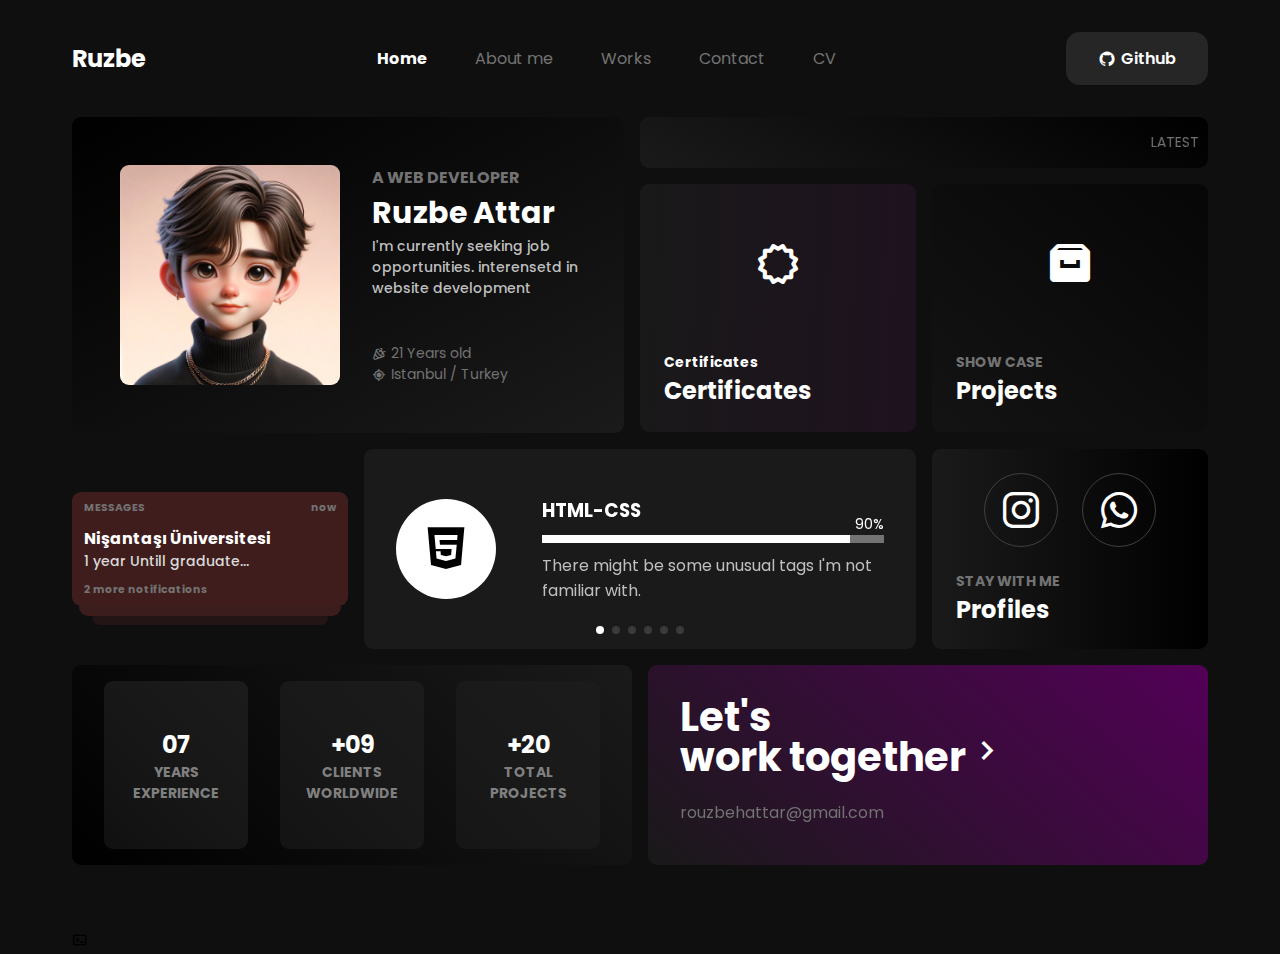
<file: index.html>
<!DOCTYPE html>
<html>

<head>
    <meta charset="UTF-8">
    <meta name="viewport" content="width=device-width, initial-scale=1.0">
    <title>Ruzbe</title>
    <link rel="stylesheet" href="styles.css">
    <link rel="icon" type="image/x-icon" href="/img/fav.png">

    <link href='https://unpkg.com/boxicons@2.1.4/css/boxicons.min.css' rel='stylesheet'>
    <script src="https://ajax.googleapis.com/ajax/libs/jquery/3.7.1/jquery.min.js"></script>
    <link rel="stylesheet" href="https://unpkg.com/swiper/swiper-bundle.min.css"/>
</head>

<body>
    <!-- header -->
    <div class="mobile_header-blur">
        <svg xmlns="http://www.w3.org/2000/svg" viewBox="0 0 200 200">
            <circle class="tap-1" cx="89.43" cy="64.48" r="19.46"/>
            <path class="hand-tap" d="M139.93,102.68,98.81,95.75V65.2A9.25,9.25,0,0,0,89.56,56h0a9.25,9.25,0,0,0-9.25,9.25v57.36L71,111.77c-3.61-3.61-8.44-3.89-13.08,0,0,0-7.24,5.84-3.83,9.25l34,34h42.63a9.25,9.25,0,0,0,9.07-7.43l6.82-34.09A9.28,9.28,0,0,0,139.93,102.68Z"/>
        </svg>
    </div>
    <div class="mobile_header">
        <ul>
            <i class='bx bx-x'></i>
            <li><a href="index.html" style="color: white;font-weight: bold;">Home</a></li>
            <li><a href="aboutme.html">About me</a></li>
            <li><a href="works/index.html">Works</a></li>
            <li><a href="contact.html">Contact</a></li>
            <li><a href="aboutme.html">CV</a></li>
        </ul>
    </div>
    <header>
        <h2><a href="index.html" style="text-decoration: none; color: white;">Ruzbe</a></h2>
        <ul>
            <li><a href="index.html" style="color: white;font-weight: bold;">Home</a></li>
            <li><a href="aboutme.html">About me</a></li>
            <li><a href="works/index.html">Works</a></li>
            <li><a href="contact.html">Contact</a></li>
            <li><a href="aboutme.html">CV</a></li>
        </ul>
        <a href="https://github.com/rtm200" target="_blank" class="talk"><i class='bx bxl-github'></i>Github</a>
        <i class='bx bx-menu burger'></i>
    </header>

    <!-- main -->
    <main>
        <section class="first">
            <div class="first_left">
                <img src="img/face.webp" width="220px" alt="">
                <div class="first_left_content">
                    <div>
                        <h4>A WEB DEVELOPER</h4>
                        <h2>Ruzbe Attar</h2>
                        <p>I'm currently seeking job opportunities. interensetd in website development</p>
                    </div>
                    <div style="display: flex; flex-direction: column;">
                        <span><i class='bx bx-party'></i> 21 Years old</span>
                        <span><i class='bx bx-current-location' ></i>Istanbul / Turkey</span>
                    </div>
                </div>
            </div>
            <div class="first_right">
                <div class="first_right_top">
                    <marquee behavior="scroll" direction="rtl"> LATEST WORK AND <span
                            style="color: white;">FEATURED</span></marquee>
                </div>
                <div class="first_right_flex">
                    <a href="certificates.html" class="first_right_flex_left">
                        <i class='bx bx-certification'></i>
                        <div>
                            <h5>Certificates</h5>
                            <h2>Certificates</h2>
                        </div>
                    </a>
                    <a href="works/index.html" class="first_right_flex_right">
                        <i class='bx bxs-archive'></i>
                        <div>
                            <h5>SHOW CASE</h5>
                            <h2>Projects</h2>
                        </div>
                    </a>
                </div>
            </div>
        </section>
        <section class="second">
            <div class="second_left">
                <div class="Message_box">
                    <div class="mb-header">
                        <h6>MESSAGES</h6>
                        <h6>now</h6>
                    </div>
                    <div class="mb-title">
                        <h5>Nişantaşı Üniversitesi</h5>
                        <h6>1 year Untill graduate...</h6>
                        <p>2 more notifications</p>
                    </div>
                    <span class="old_mb"></span>
                    <span class="old_mb2"></span>
                </div>
            </div>

            <div class="second_center">
                <div class="swiper">
                    <!-- Slides Wrapper -->
                    <div class="swiper-wrapper">
                        <div class="swiper-slide">
                            <div class="slider-container">
                                <div class="slider-container-left">
                                    <div class="slider-container-left-icon">
                                        <i class='bx bxl-html5'></i>
                                    </div>
                                </div>
                                <div class="slider-container-right">
                                    <h3>HTML-CSS</h3>
                                    <span class="html-skill"></span>
                                    <p>There might be some unusual tags I'm not familiar with.</p>
                                </div>
                            </div>
                        </div>
                        <div class="swiper-slide">
                            <div class="slider-container">
                                <div class="slider-container-left">
                                    <div class="slider-container-left-icon">
                                        <i class='bx bxl-javascript'></i>
                                    </div>
                                </div>
                                <div class="slider-container-right">
                                    <h3>JAVASCRIPT</h3>
                                    <span class="javascript-skill"></span>
                                    <p>It's a weird language, but I've got it under control.</p>
                                </div>
                            </div>
                        </div>
                        <div class="swiper-slide">
                            <div class="slider-container">
                                <div class="slider-container-left">
                                    <div class="slider-container-left-icon">
                                        <i class='bx bxl-react'></i>
                                    </div>
                                </div>
                                <div class="slider-container-right">
                                    <h3>REACT</h3>
                                    <span class="react-skill"></span>
                                    <p>Skilled in frontend, with Next.js experience for the backend.</p>
                                </div>
                            </div>
                        </div>
                        <div class="swiper-slide">
                            <div class="slider-container">
                                <div class="slider-container-left">
                                    <div class="slider-container-left-icon">
                                        <i class='bx bxl-php'></i>
                                    </div>
                                </div>
                                <div class="slider-container-right">
                                    <h3>PHP</h3>
                                    <span class="php-skill"></span>
                                    <p>I can handle anything in PHP.</p>
                                </div>
                            </div>
                        </div>
                        <div class="swiper-slide">
                            <div class="slider-container">
                                <div class="slider-container-left">
                                    <div class="slider-container-left-icon">
                                        <i class='bx bxl-python'></i>
                                    </div>
                                </div>
                                <div class="slider-container-right">
                                    <h3>PYTHON</h3>
                                    <span class="python-skill"></span>
                                    <p>Experienced in solving challenges and handling daily tasks.</p>
                                </div>
                            </div>
                        </div>
                        <div class="swiper-slide">
                            <div class="slider-container">
                                <div class="slider-container-left">
                                    <div class="slider-container-left-icon">
                                        <i class='bx bx-injection'></i>
                                    </div>
                                </div>
                                <div class="slider-container-right">
                                    <h3>WEB SECURITY</h3>
                                    <span class="hack-skill"></span>
                                    <p>I have the skills to ensure the system remains secure and intact.</p>
                                </div>
                            </div>
                        </div>
                    </div>
                    <!-- Pagination -->
                    <div class="swiper-pagination"></div>
                </div>
            </div>
            <div class="second_right">
                <div class="second_right_pages">
                    <a href="https://www.instagram.com/_rtm200/" target="_blank"><i class='bx bxl-instagram'></i></a>
                    <a href="https://wa.me/905349892256" target="_blank"><i class='bx bxl-whatsapp'></i></a>
                </div>
                <div class="second_right_content">
                    <h5>STAY WITH ME</h5>
                    <h2>Profiles</h2>
                </div>
            </div>
        </section>
        <section class="third">
            <div class="third_left">
                <div class="third_left-card">
                    <h2>07</h2>
                    <h4>YEARS <br> EXPERIENCE</h4>
                </div>
                <div class="third_left-card">
                    <h2>+09</h2>
                    <h4>CLIENTS <br> WORLDWIDE</h4>
                </div>
                <div class="third_left-card">
                    <h2>+20</h2>
                    <h4>TOTAL <br> PROJECTS</h4>
                </div>
            </div>
            <a href="contact.html" class="third_right">
                <h2>Let's <br> work <span style="color:white;">together</span><i class='bx bx-chevron-right'></i></h2>
                <span class="animate-charcter">rouzbehattar@gmail.com</span>
            </a>
        </section>
        <div class="terminalToggle" id="terminalToggle">
            <i class='bx bx-terminal' ></i>
        </div>
    </main>
</body>
<script src="https://unpkg.com/swiper/swiper-bundle.min.js"></script>
<script>
    const swiper = new Swiper('.swiper', {
        loop: true,
        pagination: {
            el: '.swiper-pagination',
            clickable: true,
        },
        autoplay: {
            delay: 5000,
            disableOnInteraction: true,
        },
        slidesPerView: 1,
        spaceBetween: 30,
    });
</script>
<script>
    //navbar
    $(document).ready(function () {
        $(".burger").click(function () {
            $(".mobile_header").toggle();
            $(".mobile_header-blur").toggle();
        });
        $(".bx-x").click(function () {
            $(".mobile_header").toggle();
            $(".mobile_header-blur").toggle();
        });
        $(".mobile_header-blur").click(function () {
            $(".mobile_header").toggle();
            $(".mobile_header-blur").toggle();
        });
        $(window).resize(function () {
            if (window.innerWidth > 1000) {
                $(".mobile_header").css("display", "none");
                $(".mobile_header-blur").css("display", "none");
            }
        });
    });
</script>

</html>
</file>
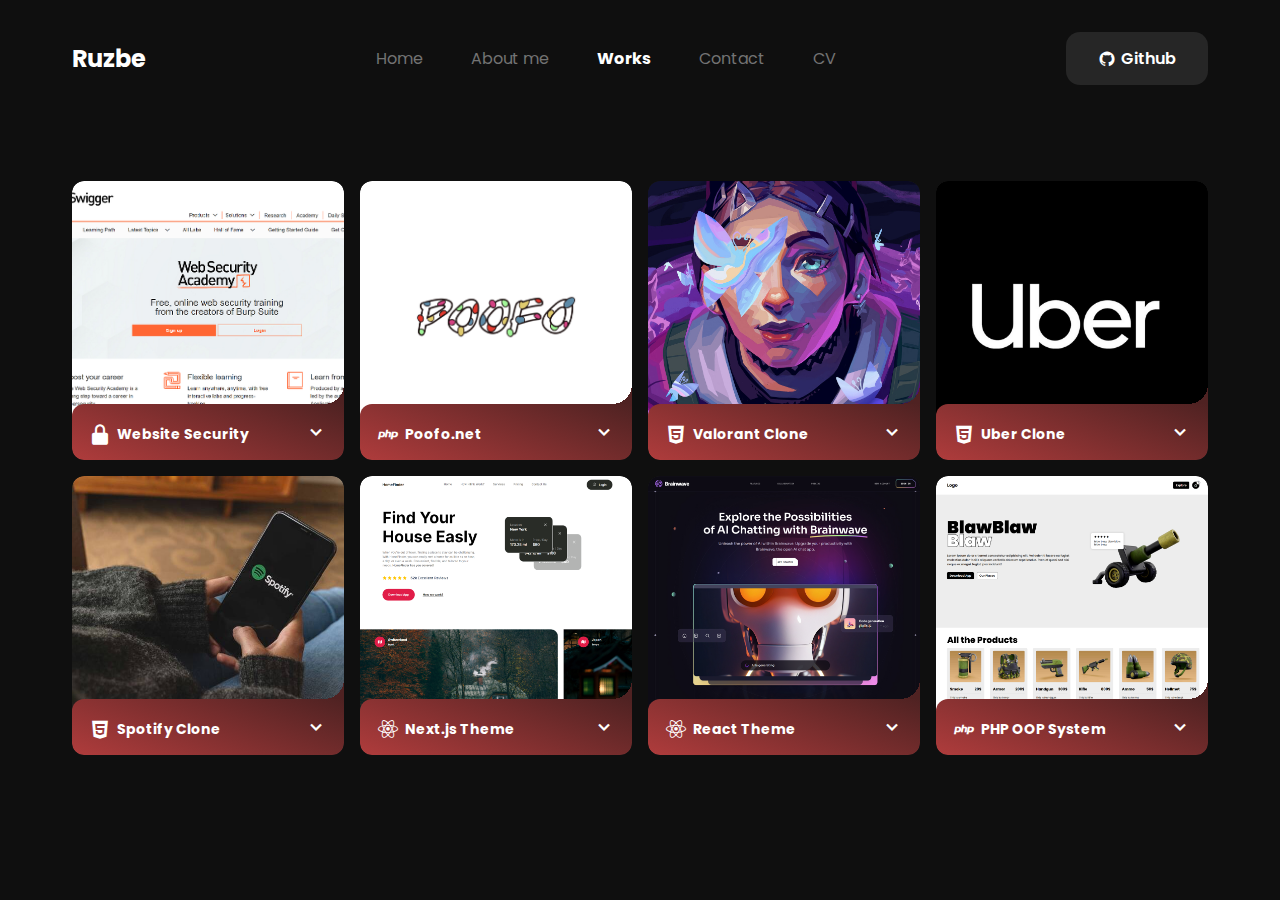
<file: works/index.html>
<!DOCTYPE html>
<html>

<head>
    <meta charset="UTF-8">
    <meta name="viewport" content="width=device-width, initial-scale=1.0">
    <title>Ruzbe</title>
    <link rel="stylesheet" href="styles.css">
    <link rel="icon" type="image/x-icon" href="/img/fav.png">

    <link href='https://unpkg.com/boxicons@2.1.4/css/boxicons.min.css' rel='stylesheet'>
    <script src="https://ajax.googleapis.com/ajax/libs/jquery/3.7.1/jquery.min.js"></script>
</head>

<body>
    <!-- header -->
    <div class="mobile_header-blur"></div>
    <div class="mobile_header">
        <ul>
            <i class='bx bx-x'></i>
            <li><a href="../index.html">Home</a></li>
            <li><a href="../aboutme.html">About me</a></li>
            <li><a href="works/index.html" style="color: white;font-weight: bold;">Works</a></li>
            <li><a href="../contact.html">Contact</a></li>
            <li><a href="../aboutme.html">CV</a></li>
        </ul>
    </div>
    <header>
        <h2><a href="../index.html" style="text-decoration: none; color: white;">Ruzbe</a></h2>
        <ul>
            <li><a href="../index.html">Home</a></li>
            <li><a href="../aboutme.html">About me</a></li>
            <li><a href="works/index.html" style="color: white;font-weight: bold;">Works</a></li>
            <li><a href="../contact.html">Contact</a></li>
            <li><a href="../aboutme.html">CV</a></li>
        </ul>
        <a href="https://github.com/rtm200" target="_blank" class="talk"><i class='bx bxl-github'></i>Github</a>
        <i class='bx bx-menu burger'></i>
    </header>

    <!-- main -->
    <main>
        <a href="webSecurity/index.html" class="card">
            <div class="imageBox">
                <img src="../img/3.png">
            </div>
            <div class="card_content">
                <span class="curve"></span>
                <div class="thumbnail">
                    <div class="thumbnail left">
                        <i class='bx bxs-lock-alt'></i>
                        <h6>Website Security</h6>
                    </div>
                    <div class="right">
                        <i class='bx bx-chevron-down'></i>
                    </div>
                </div>
                <div class="fadeIn">
                    <span class="fadeIn_text">Difficulty: <i class='bx bxs-star' ></i><i class='bx bxs-star' ></i><i class='bx bxs-star' ></i></span>
                </div>
            </div>
        </a>
        <a href="https://www.poofo.net/" target="_blank" class="card">
            <div class="imageBox">
                <img src="../img/1.jpg">
            </div>
            <div class="card_content">
                <span class="curve"></span>
                <div class="thumbnail">
                    <div class="thumbnail left">
                        <i class='bx bxl-php'></i>
                        <h6>Poofo.net</h6>
                    </div>
                    <div class="right">
                        <i class='bx bx-chevron-down'></i>
                    </div>
                </div>
                <div class="fadeIn">
                    <span class="fadeIn_text">Difficulty: <i class='bx bxs-star'></i><i class='bx bxs-star-half' ></i><i class='bx bx-star'></i></span>
                </div>
            </div>
        </a>
        <a href="http://rtm200.github.io/valorant-website-clone/" target="_blank" class="card">
            <div class="imageBox">
                <img src="../img/2.jpg">
            </div>
            <div class="card_content">
                <span class="curve"></span>
                <div class="thumbnail">
                    <div class="thumbnail left">
                        <i class='bx bxl-html5'></i>
                        <h6>Valorant Clone</h6>
                    </div>
                    <div class="right">
                        <i class='bx bx-chevron-down'></i>
                    </div>
                </div>
                <div class="fadeIn">
                    <span class="fadeIn_text">Difficulty: <i class='bx bxs-star'></i><i class='bx bx-star' ></i><i class='bx bx-star'></i></span>
                </div>
            </div>
        </a>
        <a href="http://rtm200.github.io/uber-clone/" target="_blank" class="card">
            <div class="imageBox">
                <img src="../img/uber.jpg">
            </div>
            <div class="card_content">
                <span class="curve"></span>
                <div class="thumbnail">
                    <div class="thumbnail left">
                        <i class='bx bxl-html5'></i>
                        <h6>Uber Clone</h6>
                    </div>
                    <div class="right">
                        <i class='bx bx-chevron-down'></i>
                    </div>
                </div>
                <div class="fadeIn">
                    <span class="fadeIn_text">Difficulty: <i class='bx bxs-star'></i><i class='bx bx-star'></i><i class='bx bx-star'></i></span>
                </div>
            </div>
        </a>
        <a href="http://rtm200.github.io/spotify-clone/" target="_blank" class="card">
            <div class="imageBox">
                <img src="../img/spotify.jpg">
            </div>
            <div class="card_content">
                <span class="curve"></span>
                <div class="thumbnail">
                    <div class="thumbnail left">
                        <i class='bx bxl-html5'></i>
                        <h6>Spotify Clone</h6>
                    </div>
                    <div class="right">
                        <i class='bx bx-chevron-down'></i>
                    </div>
                </div>
                <div class="fadeIn">
                    <span class="fadeIn_text">Difficulty: <i class='bx bxs-star'></i><i class='bx bx-star'></i><i class='bx bx-star'></i></span>
                </div>
            </div>
        </a>
        <a href="https://github.com/rtm200/nextjs-theme" target="_blank" class="card">
            <div class="imageBox">
                <img src="../img/react.png">
            </div>
            <div class="card_content">
                <span class="curve"></span>
                <div class="thumbnail">
                    <div class="thumbnail left">
                        <i class='bx bxl-react'></i>
                        <h6>Next.js Theme</h6>
                    </div>
                    <div class="right">
                        <i class='bx bx-chevron-down'></i>
                    </div>
                </div>
                <div class="fadeIn">
                    <span class="fadeIn_text">Difficulty: <i class='bx bxs-star'></i><i class='bx bxs-star'></i><i class='bx bx-star'></i></span>
                </div>
            </div>
        </a>
        <a href="https://github.com/rtm200/React_ui" target="_blank" class="card">
            <div class="imageBox">
                <img src="../img/next.png">
            </div>
            <div class="card_content">
                <span class="curve"></span>
                <div class="thumbnail">
                    <div class="thumbnail left">
                        <i class='bx bxl-react'></i>
                        <h6>React Theme</h6>
                    </div>
                    <div class="right">
                        <i class='bx bx-chevron-down'></i>
                    </div>
                </div>
                <div class="fadeIn">
                    <span class="fadeIn_text">Difficulty: <i class='bx bxs-star'></i><i class='bx bxs-star'></i><i class='bx bx-star'></i></span>
                </div>
            </div>
        </a>
        <a href="php/index.html" target="_blank" class="card">
            <div class="imageBox">
                <img src="../img/shop.png">
            </div>
            <div class="card_content">
                <span class="curve"></span>
                <div class="thumbnail">
                    <div class="thumbnail left">
                        <i class='bx bxl-php'></i>
                        <h6>PHP OOP System</h6>
                    </div>
                    <div class="right">
                        <i class='bx bx-chevron-down'></i>
                    </div>
                </div>
                <div class="fadeIn">
                    <span class="fadeIn_text">Difficulty: <i class='bx bxs-star'></i><i class='bx bx-star'></i><i class='bx bx-star'></i></span>
                </div>
            </div>
        </a>
    </main>
</body>
<script>
    //navbar
    $(document).ready(function () {
        $(".burger").click(function () {
            $(".mobile_header").toggle();
            $(".mobile_header-blur").toggle();
        });
        $(".bx-x").click(function () {
            $(".mobile_header").toggle();
            $(".mobile_header-blur").toggle();
        });
        $(".mobile_header-blur").click(function () {
            $(".mobile_header").toggle();
            $(".mobile_header-blur").toggle();
        });
        $(window).resize(function () {
            if (window.innerWidth > 1000) {
                $(".mobile_header").css("display", "none");
                $(".mobile_header-blur").css("display", "none");
            }
        });
    });
</script>

</html>
</file>
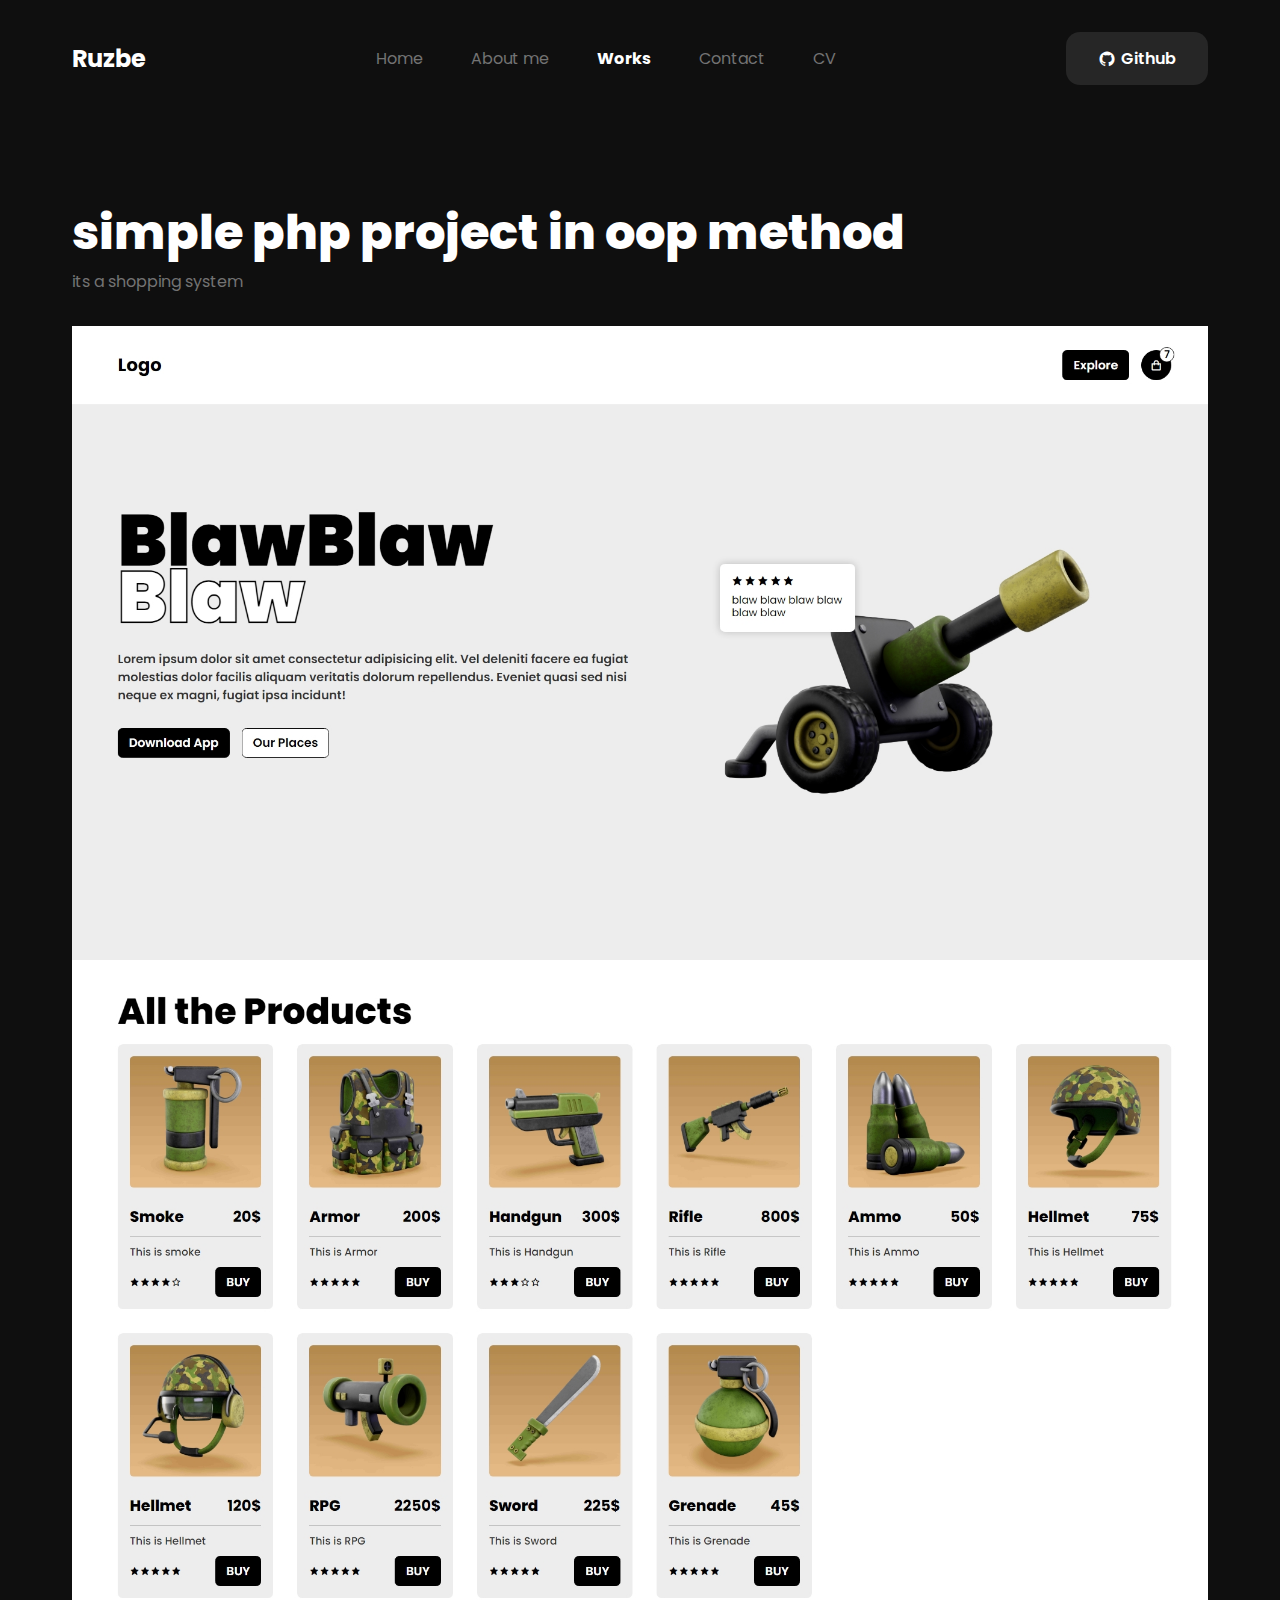
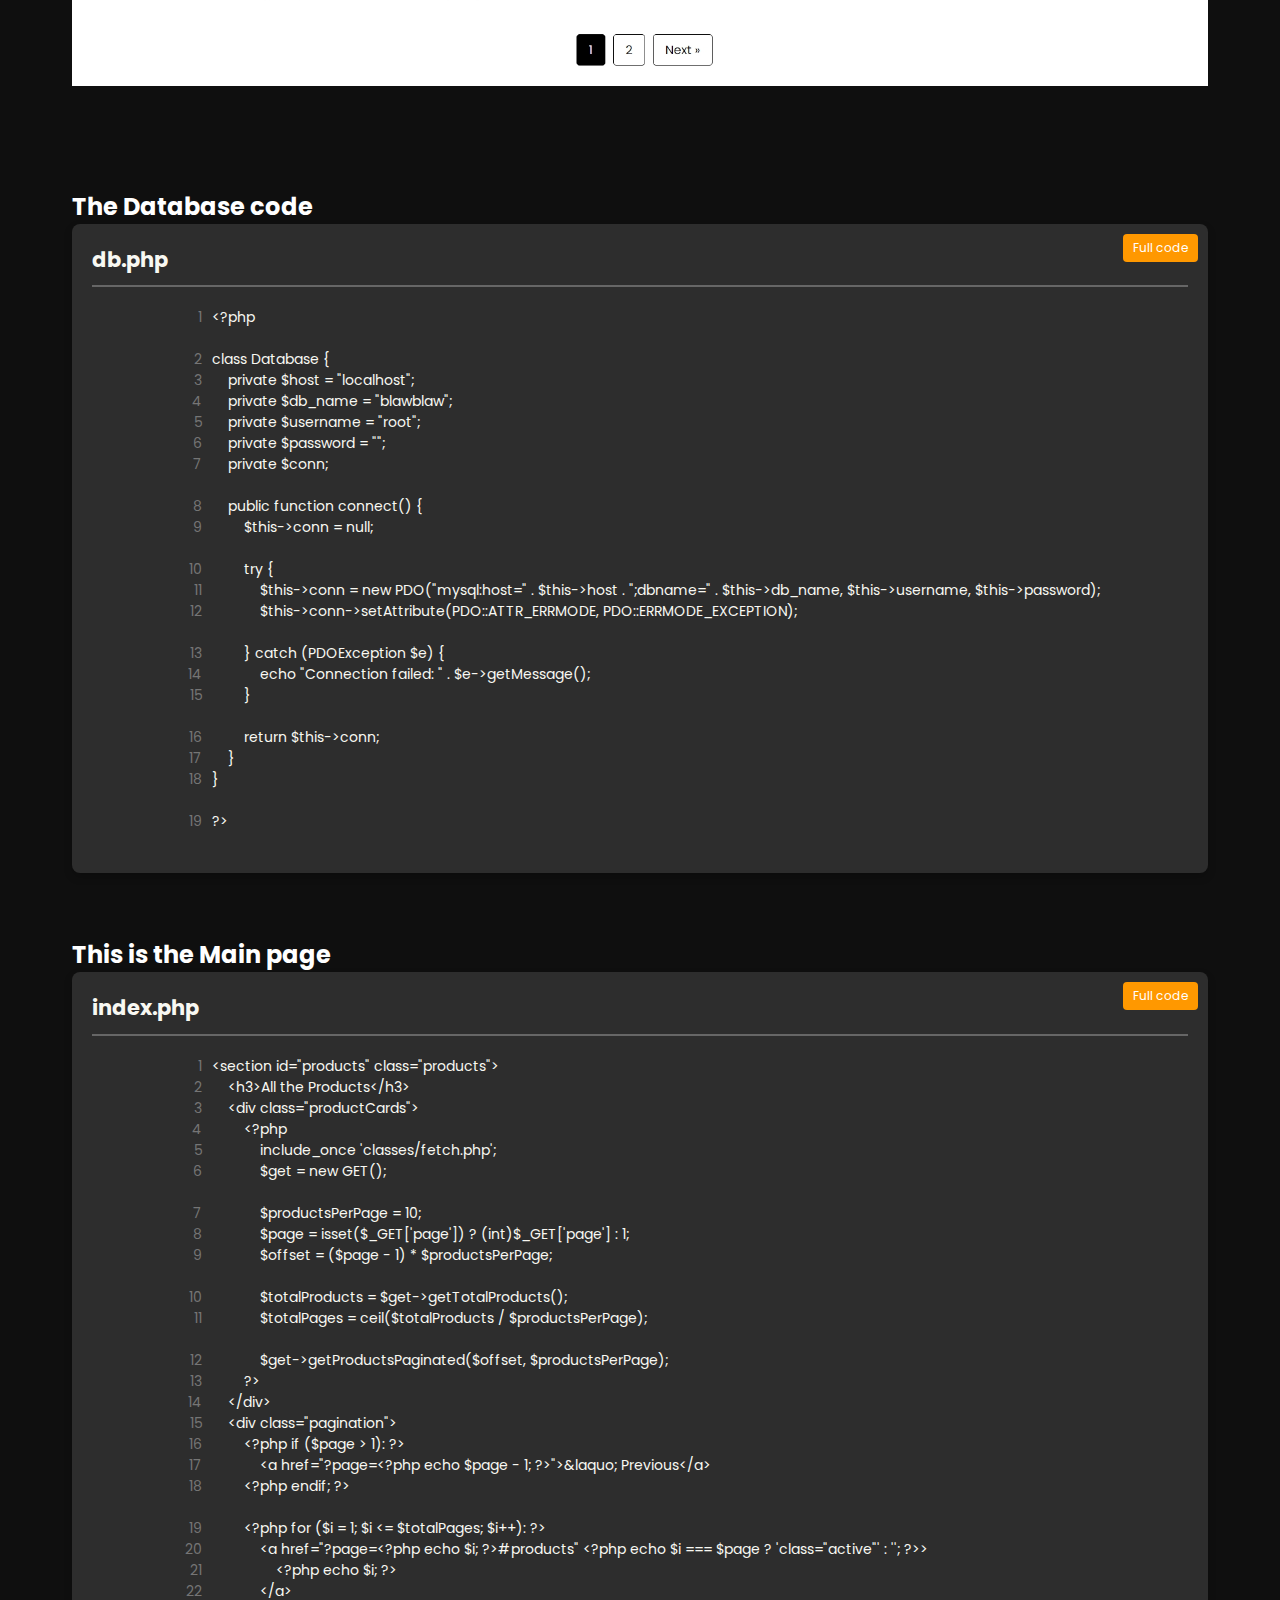
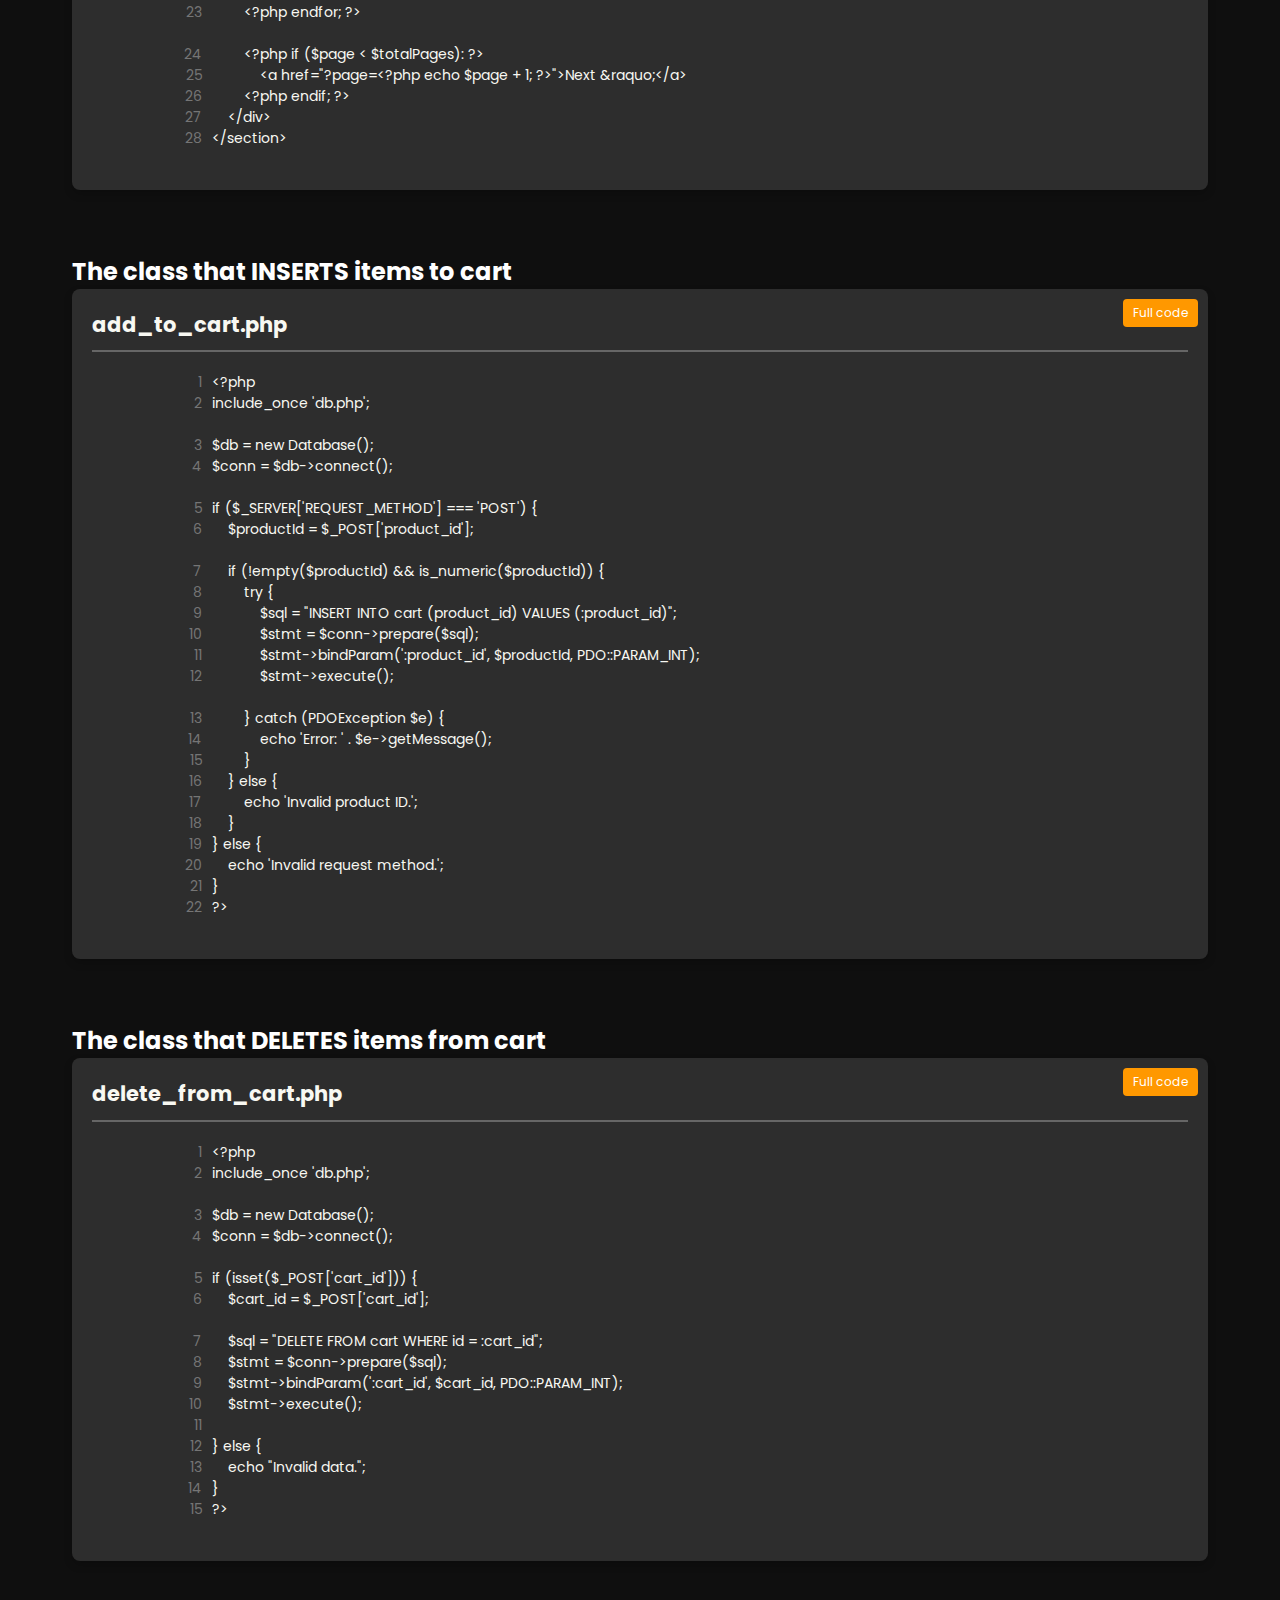
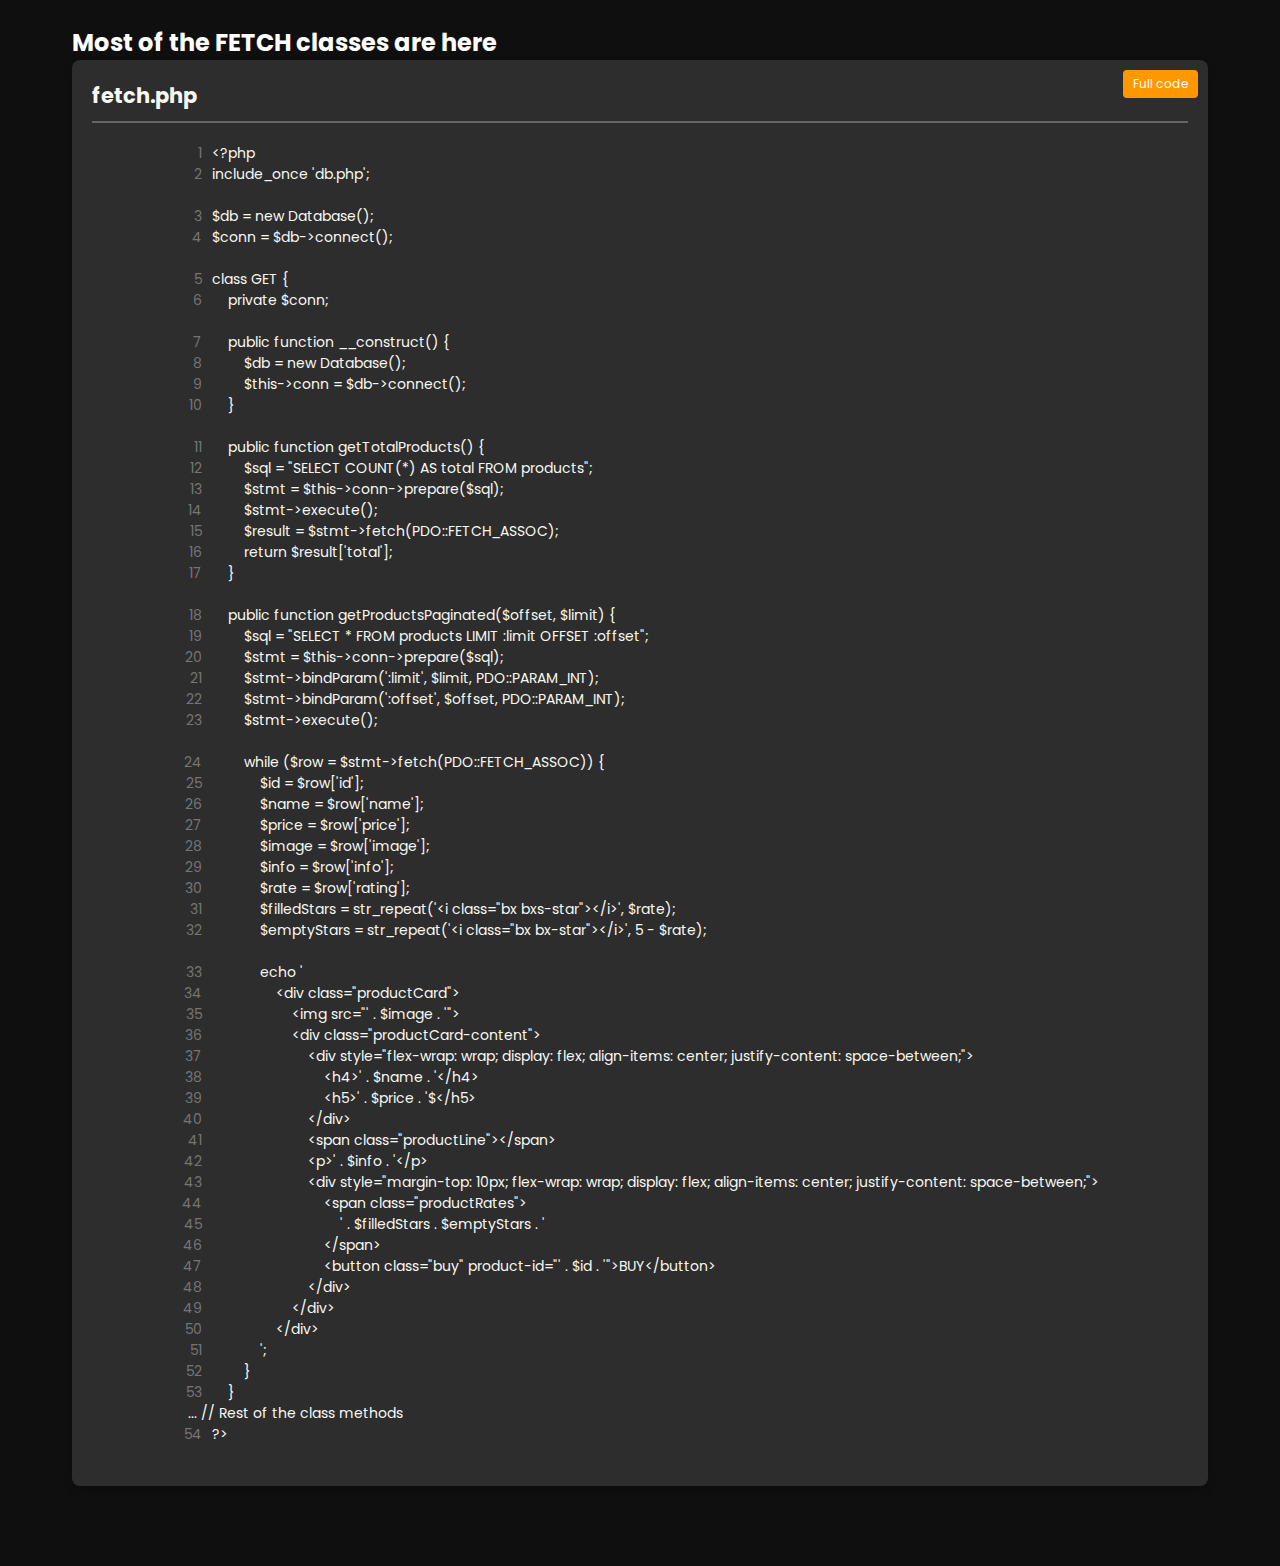
<file: works/php/index.html>
<!DOCTYPE html>
<html>

<head>
    <meta charset="UTF-8">
    <meta name="viewport" content="width=device-width, initial-scale=1.0">
    <title>Ruzbe</title>
    <link rel="stylesheet" href="styles.css">
    <link rel="icon" type="image/x-icon" href="/img/fav.png">

    <link href='https://unpkg.com/boxicons@2.1.4/css/boxicons.min.css' rel='stylesheet'>
    <script src="https://ajax.googleapis.com/ajax/libs/jquery/3.7.1/jquery.min.js"></script>
</head>

<body>
    <!-- header -->
    <div class="mobile_header-blur"></div>
    <div class="mobile_header">
        <ul>
            <i class='bx bx-x'></i>
            <li><a href="../../index.html">Home</a></li>
            <li><a href="../../aboutme.html">About me</a></li>
            <li><a href="../index.html" style="color: white;font-weight: bold;">Works</a></li>
            <li><a href="../../contact.html">Contact</a></li>
            <li><a href="../../aboutme.html">CV</a></li>
        </ul>
    </div>
    <header>
        <h2><a href="../../index.html" style="text-decoration: none; color: white;">Ruzbe</a></h2>
        <ul>
            <li><a href="../../index.html">Home</a></li>
            <li><a href="../../aboutme.html">About me</a></li>
            <li><a href="../index.html" style="color: white;font-weight: bold;">Works</a></li>
            <li><a href="../../contact.html">Contact</a></li>
            <li><a href="../../aboutme.html">CV</a></li>
        </ul>
        <a href="https://github.com/rtm200" target="_blank" class="talk"><i class='bx bxl-github'></i>Github</a>
        <i class='bx bx-menu burger'></i>
    </header>

    <!-- main -->
    <main>
        <h3>simple php project in oop method</h3>
        <p>its a shopping system</p>
        <img src="../../img/shop.jpeg" />
        <div style="margin: 4rem 0;">
            <h2>The Database code</h2>
            <div class="code-editor">
                <h2>db.php</h2>
                <span class="editor-line"></span>
                <a href="https://github.com/rtm200/php-shop" target="_blank" class="copy-btn">Full code</a>
                <pre class="line-numbers">
                    <span></span>&lt;?php

                    <span></span>class Database {
                    <span></span>    private $host = "localhost";
                    <span></span>    private $db_name = "blawblaw";
                    <span></span>    private $username = "root";
                    <span></span>    private $password = "";
                    <span></span>    private $conn;
                    
                    <span></span>    public function connect() {
                    <span></span>        $this->conn = null;
                    
                    <span></span>        try {
                    <span></span>            $this->conn = new PDO("mysql:host=" . $this->host . ";dbname=" . $this->db_name, $this->username, $this->password);
                    <span></span>            $this->conn->setAttribute(PDO::ATTR_ERRMODE, PDO::ERRMODE_EXCEPTION);
                    
                    <span></span>        } catch (PDOException $e) {
                    <span></span>            echo "Connection failed: " . $e->getMessage();
                    <span></span>        }
                    
                    <span></span>        return $this->conn;
                    <span></span>    }
                    <span></span>}

                    <span></span>?&gt;
                        </pre>
            </div>
        </div>
        <div style="margin: 4rem 0;">
            <h2>This is the Main page</h2>
            <div class="code-editor">
                <h2>index.php</h2>
                <span class="editor-line"></span>
                <a href="https://github.com/rtm200/php-shop" target="_blank" class="copy-btn">Full code</a>
                <pre class="line-numbers">
                    <span></span>&lt;section id="products" class="products"&gt;
                    <span></span>    &lt;h3&gt;All the Products&lt;/h3&gt;
                    <span></span>    &lt;div class="productCards"&gt;
                    <span></span>        &lt;?php 
                    <span></span>            include_once 'classes/fetch.php';            
                    <span></span>            $get = new GET();
                    
                    <span></span>            $productsPerPage = 10;
                    <span></span>            $page = isset($_GET['page']) ? (int)$_GET['page'] : 1;
                    <span></span>            $offset = ($page - 1) * $productsPerPage;
                    
                    <span></span>            $totalProducts = $get-&gt;getTotalProducts();
                    <span></span>            $totalPages = ceil($totalProducts / $productsPerPage);
                    
                    <span></span>            $get-&gt;getProductsPaginated($offset, $productsPerPage);
                    <span></span>        ?&gt;
                    <span></span>    &lt;/div&gt;
                    <span></span>    &lt;div class="pagination"&gt;
                    <span></span>        &lt;?php if ($page &gt; 1): ?&gt;
                    <span></span>            &lt;a href="?page=&lt;?php echo $page - 1; ?&gt;"&gt;&amp;laquo; Previous&lt;/a&gt;
                    <span></span>        &lt;?php endif; ?&gt;
                    
                    <span></span>        &lt;?php for ($i = 1; $i &lt;= $totalPages; $i++): ?&gt;
                    <span></span>            &lt;a href="?page=&lt;?php echo $i; ?&gt;#products" &lt;?php echo $i === $page ? 'class="active"' : ''; ?&gt;&gt;
                    <span></span>                &lt;?php echo $i; ?&gt;
                    <span></span>            &lt;/a&gt;
                    <span></span>        &lt;?php endfor; ?&gt;
                    
                    <span></span>        &lt;?php if ($page &lt; $totalPages): ?&gt;
                    <span></span>            &lt;a href="?page=&lt;?php echo $page + 1; ?&gt;"&gt;Next &amp;raquo;&lt;/a&gt;
                    <span></span>        &lt;?php endif; ?&gt;
                    <span></span>    &lt;/div&gt;
                    <span></span>&lt;/section&gt;  
                </pre>
            </div>
        </div>
        <div style="margin: 4rem 0;">
            <h2>The class that INSERTS items to cart</h2>
            <div class="code-editor">
                <h2>add_to_cart.php</h2>
                <span class="editor-line"></span>
                <a href="https://github.com/rtm200/php-shop" target="_blank" class="copy-btn">Full code</a>
                <pre class="line-numbers">
                    <span></span>&lt;?php
                    <span></span>include_once 'db.php';

                    <span></span>$db = new Database();
                    <span></span>$conn = $db-&gt;connect();

                    <span></span>if ($_SERVER['REQUEST_METHOD'] === 'POST') {
                    <span></span>    $productId = $_POST['product_id'];

                    <span></span>    if (!empty($productId) && is_numeric($productId)) {
                    <span></span>        try {
                    <span></span>            $sql = "INSERT INTO cart (product_id) VALUES (:product_id)";
                    <span></span>            $stmt = $conn-&gt;prepare($sql);
                    <span></span>            $stmt-&gt;bindParam(':product_id', $productId, PDO::PARAM_INT);
                    <span></span>            $stmt-&gt;execute();

                    <span></span>        } catch (PDOException $e) {
                    <span></span>            echo 'Error: ' . $e-&gt;getMessage();
                    <span></span>        }
                    <span></span>    } else {
                    <span></span>        echo 'Invalid product ID.';
                    <span></span>    }
                    <span></span>} else {
                    <span></span>    echo 'Invalid request method.';
                    <span></span>}
                    <span></span>?&gt;
                </pre>
            </div>
        </div>
        <div style="margin: 4rem 0;">
            <h2>The class that DELETES items from cart</h2>
            <div class="code-editor">
                <h2>delete_from_cart.php</h2>
                <span class="editor-line"></span>
                <a href="https://github.com/rtm200/php-shop" target="_blank" class="copy-btn">Full code</a>
                <pre class="line-numbers">
                    <span></span>&lt;?php
                    <span></span>include_once 'db.php';

                    <span></span>$db = new Database();
                    <span></span>$conn = $db-&gt;connect();

                    <span></span>if (isset($_POST['cart_id'])) {
                    <span></span>    $cart_id = $_POST['cart_id'];

                    <span></span>    $sql = "DELETE FROM cart WHERE id = :cart_id";
                    <span></span>    $stmt = $conn-&gt;prepare($sql);
                    <span></span>    $stmt-&gt;bindParam(':cart_id', $cart_id, PDO::PARAM_INT);
                    <span></span>    $stmt-&gt;execute();
                    <span></span>        
                    <span></span>} else {
                    <span></span>    echo "Invalid data.";
                    <span></span>}
                    <span></span>?&gt;
                </pre>
            </div>
        </div>
        <div style="margin: 4rem 0;">
            <h2>Most of the FETCH classes are here</h2>
            <div class="code-editor">
                <h2>fetch.php</h2>
                <span class="editor-line"></span>
                <a href="https://github.com/rtm200/php-shop" target="_blank" class="copy-btn">Full code</a>
                <pre class="line-numbers">
                    <span></span>&lt;?php
                    <span></span>include_once 'db.php';

                    <span></span>$db = new Database();
                    <span></span>$conn = $db-&gt;connect();

                    <span></span>class GET {
                    <span></span>    private $conn;

                    <span></span>    public function __construct() {
                    <span></span>        $db = new Database();
                    <span></span>        $this-&gt;conn = $db-&gt;connect(); 
                    <span></span>    }

                    <span></span>    public function getTotalProducts() {
                    <span></span>        $sql = "SELECT COUNT(*) AS total FROM products";
                    <span></span>        $stmt = $this-&gt;conn-&gt;prepare($sql);
                    <span></span>        $stmt-&gt;execute();
                    <span></span>        $result = $stmt-&gt;fetch(PDO::FETCH_ASSOC);
                    <span></span>        return $result['total'];
                    <span></span>    }

                    <span></span>    public function getProductsPaginated($offset, $limit) {
                    <span></span>        $sql = "SELECT * FROM products LIMIT :limit OFFSET :offset";
                    <span></span>        $stmt = $this-&gt;conn-&gt;prepare($sql);
                    <span></span>        $stmt-&gt;bindParam(':limit', $limit, PDO::PARAM_INT);
                    <span></span>        $stmt-&gt;bindParam(':offset', $offset, PDO::PARAM_INT);
                    <span></span>        $stmt-&gt;execute();

                    <span></span>        while ($row = $stmt-&gt;fetch(PDO::FETCH_ASSOC)) {
                    <span></span>            $id = $row['id'];
                    <span></span>            $name = $row['name'];
                    <span></span>            $price = $row['price'];
                    <span></span>            $image = $row['image'];
                    <span></span>            $info = $row['info'];
                    <span></span>            $rate = $row['rating'];
                    <span></span>            $filledStars = str_repeat('&lt;i class="bx bxs-star"&gt;&lt;/i&gt;', $rate);
                    <span></span>            $emptyStars = str_repeat('&lt;i class="bx bx-star"&gt;&lt;/i&gt;', 5 - $rate);

                    <span></span>            echo '
                    <span></span>                &lt;div class="productCard"&gt;
                    <span></span>                    &lt;img src="' . $image . '"&gt;
                    <span></span>                    &lt;div class="productCard-content"&gt;
                    <span></span>                        &lt;div style="flex-wrap: wrap; display: flex; align-items: center; justify-content: space-between;"&gt;
                    <span></span>                            &lt;h4&gt;' . $name . '&lt;/h4&gt;
                    <span></span>                            &lt;h5&gt;' . $price . '$&lt;/h5&gt;
                    <span></span>                        &lt;/div&gt;
                    <span></span>                        &lt;span class="productLine"&gt;&lt;/span&gt;
                    <span></span>                        &lt;p&gt;' . $info . '&lt;/p&gt;
                    <span></span>                        &lt;div style="margin-top: 10px; flex-wrap: wrap; display: flex; align-items: center; justify-content: space-between;"&gt;
                    <span></span>                            &lt;span class="productRates"&gt;
                    <span></span>                                ' . $filledStars . $emptyStars . '
                    <span></span>                            &lt;/span&gt;
                    <span></span>                            &lt;button class="buy" product-id="' . $id . '"&gt;BUY&lt;/button&gt;
                    <span></span>                        &lt;/div&gt;
                    <span></span>                    &lt;/div&gt;
                    <span></span>                &lt;/div&gt;
                    <span></span>            ';
                    <span></span>        }
                    <span></span>    }
                        ... // Rest of the class methods
                    <span></span>?&gt;
                </pre>
            </div>
        </div>
    </main>
</body>
<script>
    // Copy code functionality
    document.querySelector('.copy-btn').addEventListener('click', function () {
        const code = document.querySelector('.line-numbers').innerText.trim();
        navigator.clipboard.writeText(code).then(() => {
            alert('Code copied to clipboard!');
        });
    });
</script>
<script>
    //navbar
    $(document).ready(function () {
        $(".burger").click(function () {
            $(".mobile_header").toggle();
            $(".mobile_header-blur").toggle();
        });
        $(".bx-x").click(function () {
            $(".mobile_header").toggle();
            $(".mobile_header-blur").toggle();
        });
        $(".mobile_header-blur").click(function () {
            $(".mobile_header").toggle();
            $(".mobile_header-blur").toggle();
        });
        $(window).resize(function () {
            if (window.innerWidth > 1000) {
                $(".mobile_header").css("display", "none");
                $(".mobile_header-blur").css("display", "none");
            }
        });
    });
</script>
</html>
</file>
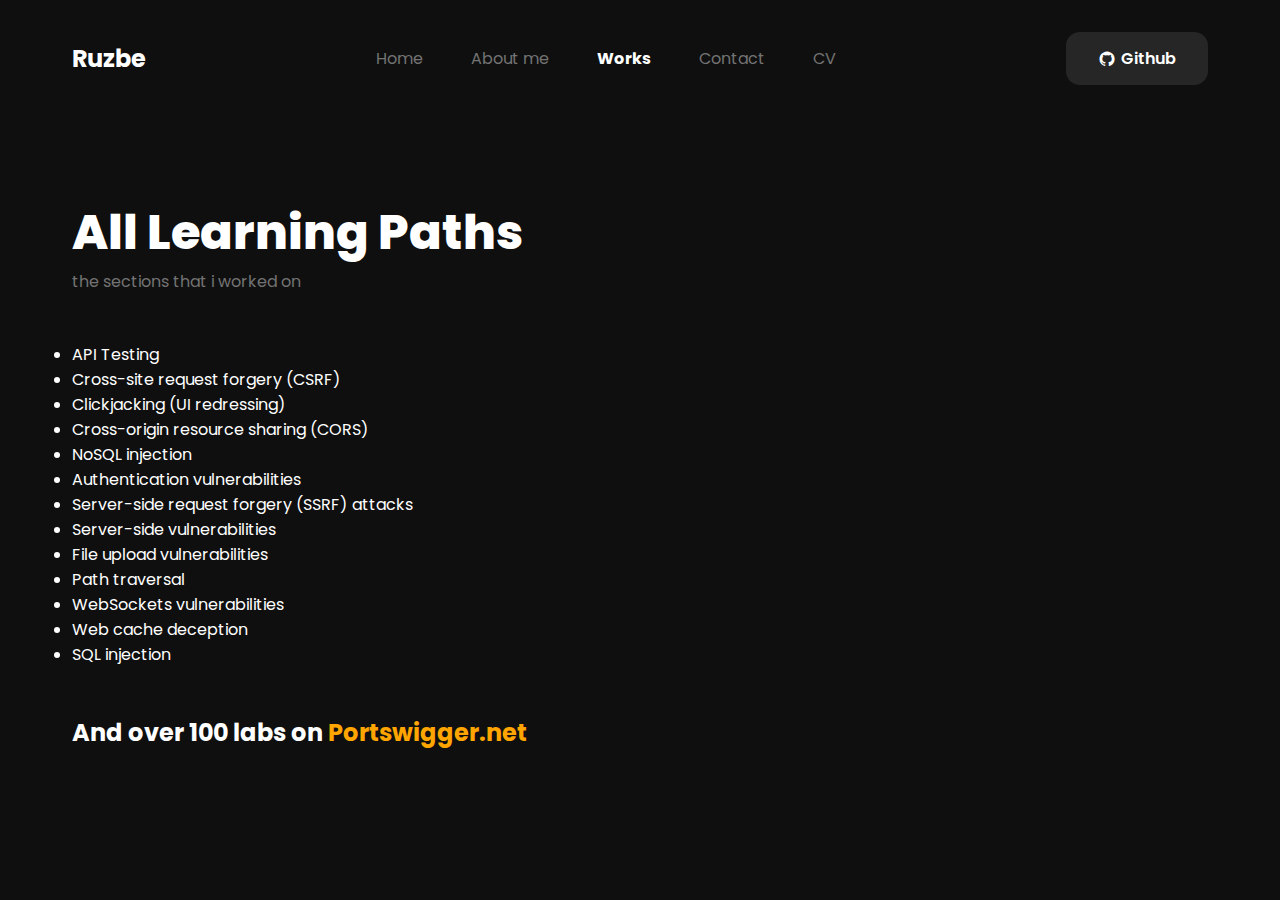
<file: works/webSecurity/index.html>
<!DOCTYPE html>
<html>

<head>
    <meta charset="UTF-8">
    <meta name="viewport" content="width=device-width, initial-scale=1.0">
    <title>Ruzbe</title>
    <link rel="stylesheet" href="styles.css">
    <link rel="icon" type="image/x-icon" href="/img/fav.png">

    <link href='https://unpkg.com/boxicons@2.1.4/css/boxicons.min.css' rel='stylesheet'>
    <script src="https://ajax.googleapis.com/ajax/libs/jquery/3.7.1/jquery.min.js"></script>
</head>

<body>
    <!-- header -->
    <div class="mobile_header-blur"></div>
    <div class="mobile_header">
        <ul>
            <i class='bx bx-x'></i>
            <li><a href="../../index.html">Home</a></li>
            <li><a href="../../aboutme.html">About me</a></li>
            <li><a href="../index.html" style="color: white;font-weight: bold;">Works</a></li>
            <li><a href="../../contact.html">Contact</a></li>
            <li><a href="../../aboutme.html">CV</a></li>
        </ul>
    </div>
    <header>
        <h2><a href="../../index.html" style="text-decoration: none; color: white;">Ruzbe</a></h2>
        <ul>
            <li><a href="../../index.html">Home</a></li>
            <li><a href="../../aboutme.html">About me</a></li>
            <li><a href="../index.html" style="color: white;font-weight: bold;">Works</a></li>
            <li><a href="../../contact.html">Contact</a></li>
            <li><a href="../../aboutme.html">CV</a></li>
        </ul>
        <a href="https://github.com/rtm200" target="_blank" class="talk"><i class='bx bxl-github'></i>Github</a>
        <i class='bx bx-menu burger'></i>
    </header>

    <!-- main -->
    <main>
        <h3>All Learning Paths</h3>
        <p>the sections that i worked on</p>
        <ul>
            <li>API Testing</li>
            <li>Cross-site request forgery (CSRF)</li>
            <li>Clickjacking (UI redressing)</li>
            <li>Cross-origin resource sharing (CORS)</li>
            <li>NoSQL injection</li>
            <li>Authentication vulnerabilities</li>
            <li>Server-side request forgery (SSRF) attacks</li>
            <li>Server-side vulnerabilities</li>
            <li>File upload vulnerabilities</li>
            <li>Path traversal</li>
            <li>WebSockets vulnerabilities</li>
            <li>Web cache deception</li>
            <li>SQL injection</li>
        </ul>
        <h2>And over 100 labs on <a href="https://portswigger.net" target="_blank" style="color: orange;">Portswigger.net</a></h2>
    </main>
</body>
<script>
    //navbar
    $(document).ready(function () {
        $(".burger").click(function () {
            $(".mobile_header").toggle();
            $(".mobile_header-blur").toggle();
        });
        $(".bx-x").click(function () {
            $(".mobile_header").toggle();
            $(".mobile_header-blur").toggle();
        });
        $(".mobile_header-blur").click(function () {
            $(".mobile_header").toggle();
            $(".mobile_header-blur").toggle();
        });
        $(window).resize(function () {
            if (window.innerWidth > 1000) {
                $(".mobile_header").css("display", "none");
                $(".mobile_header-blur").css("display", "none");
            }
        });
    });
</script>

</html>
</file>
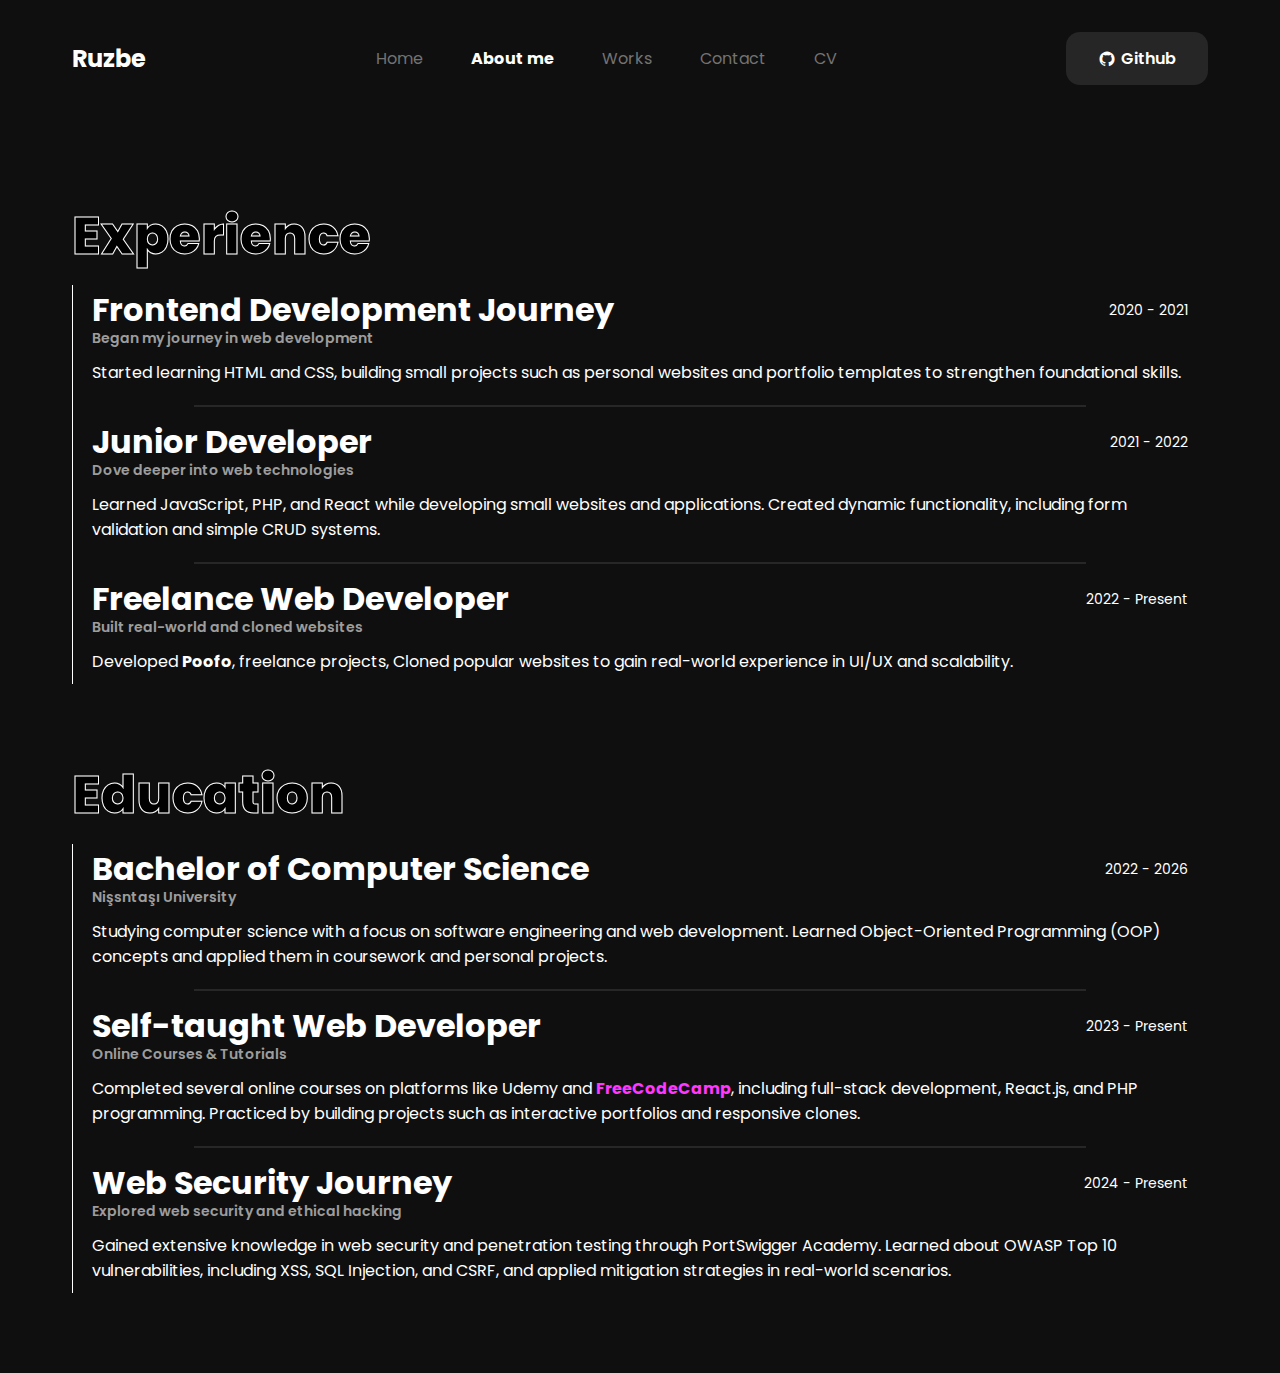
<file: aboutme.html>
<!DOCTYPE html>
<html>

<head>
    <meta charset="UTF-8">
    <meta name="viewport" content="width=device-width, initial-scale=1.0">
    <title>Ruzbe</title>
    <link rel="stylesheet" href="aboutme.css">
    <link rel="icon" type="image/x-icon" href="/img/fav.png">

    <link href='https://unpkg.com/boxicons@2.1.4/css/boxicons.min.css' rel='stylesheet'>
    <script src="https://ajax.googleapis.com/ajax/libs/jquery/3.7.1/jquery.min.js"></script>
</head>

<body>
    <!-- header -->
    <div class="mobile_header-blur"></div>
    <div class="mobile_header">
        <ul>
            <i class='bx bx-x'></i>
            <li><a href="index.html">Home</a></li>
            <li><a href="aboutme.html" style="color: white;font-weight: bold;">About me</a></li>
            <li><a href="works/index.html">Works</a></li>
            <li><a href="contact.html">Contact</a></li>
            <li><a href="aboutme.html">CV</a></li>
        </ul>
    </div>
    <header>
        <h2><a href="index.html" style="text-decoration: none; color: white;">Ruzbe</a></h2>
        <ul>
            <li><a href="index.html">Home</a></li>
            <li><a href="aboutme.html" style="color: white;font-weight: bold;">About me</a></li>
            <li><a href="works/index.html">Works</a></li>
            <li><a href="contact.html">Contact</a></li>
            <li><a href="aboutme.html">CV</a></li>
        </ul>
        <a href="https://github.com/rtm200" target="_blank" class="talk"><i class='bx bxl-github'></i>Github</a>
        <i class='bx bx-menu burger'></i>
    </header>

    <!-- main -->
    <main>
        <div class="timeline">

            <!-- Experience -->
            <div class="timeline-exp">
                <h2>Experience</h2>
                <div class="timeline-items">
                    <!-- HTML & CSS Beginnings -->
                    <div class="timeline-item">
                        <div class="timeline-content">
                            <div class="timeline-content-header">
                                <span class="timeline-content-title">Frontend Development Journey</span>
                                <span class="timeline-date">2020 - 2021</span>
                            </div>
                            <span class="timeline-content-desc">Began my journey in web development</span>
                            <p>
                                Started learning HTML and CSS, building small projects such as personal websites and
                                portfolio templates to strengthen foundational skills.
                            </p>
                        </div>
                    </div>
                    <span class="timeline-sep"></span>

                    <!-- Advancing to JavaScript and PHP -->
                    <div class="timeline-item">
                        <div class="timeline-content">
                            <div class="timeline-content-header">
                                <span class="timeline-content-title">Junior Developer</span>
                                <span class="timeline-date">2021 - 2022</span>
                            </div>
                            <span class="timeline-content-desc">Dove deeper into web technologies</span>
                            <p>
                                Learned JavaScript, PHP, and React while developing small websites and applications.
                                Created dynamic functionality, including form validation and simple CRUD systems.
                            </p>
                        </div>
                    </div>
                    <span class="timeline-sep"></span>

                    <!-- Real-world Projects -->
                    <div class="timeline-item">
                        <div class="timeline-content">
                            <div class="timeline-content-header">
                                <span class="timeline-content-title">Freelance Web Developer</span>
                                <span class="timeline-date">2022 - Present</span>
                            </div>
                            <span class="timeline-content-desc">Built real-world and cloned websites</span>
                            <p>
                                Developed <strong>Poofo</strong>, freelance projects, Cloned popular websites to gain
                                real-world experience in UI/UX and scalability.
                            </p>
                        </div>
                    </div>

                </div>
            </div>

            <!-- Education -->
            <div class="timeline-edu">
                <h2>Education</h2>
                <div class="timeline-items">
                    <!-- Current Education -->
                    <div class="timeline-item">
                        <div class="timeline-content">
                            <div class="timeline-content-header">
                                <span class="timeline-content-title">Bachelor of Computer Science</span>
                                <span class="timeline-date">2022 - 2026</span>
                            </div>
                            <span class="timeline-content-desc">Nişsntaşı University</span>
                            <p>
                                Studying computer science with a focus on software engineering and web development.
                                Learned Object-Oriented Programming (OOP) concepts and applied them in coursework and
                                personal projects.
                            </p>
                        </div>
                    </div>
                    <span class="timeline-sep"></span>

                    <!-- Supplementary Learning -->
                    <div class="timeline-item">
                        <div class="timeline-content">
                            <div class="timeline-content-header">
                                <span class="timeline-content-title">Self-taught Web Developer</span>
                                <span class="timeline-date">2023 - Present</span>
                            </div>
                            <span class="timeline-content-desc">Online Courses & Tutorials</span>
                            <p>
                                Completed several online courses on platforms like Udemy and <a
                                    href="https://www.freecodecamp.org/certification/rtm200/responsive-web-design"
                                    target="_blank" style="color:rgb(255, 55, 255);"><strong>FreeCodeCamp</strong></a>,
                                including
                                full-stack development, React.js, and PHP programming. Practiced by building projects
                                such as interactive portfolios and responsive clones.
                            </p>
                        </div>
                    </div>
                    <span class="timeline-sep"></span>
                    
                    <!-- Web Security and Penetration Testing -->
                    <div class="timeline-item">
                        <div class="timeline-content">
                            <div class="timeline-content-header">
                                <span class="timeline-content-title">Web Security Journey</span>
                                <span class="timeline-date">2024 - Present</span>
                            </div>
                            <span class="timeline-content-desc">Explored web security and ethical hacking</span>
                            <p>
                                Gained extensive knowledge in web security and penetration testing through PortSwigger
                                Academy. Learned about OWASP Top 10 vulnerabilities, including XSS, SQL Injection, and
                                CSRF, and applied mitigation strategies in real-world scenarios.
                            </p>
                        </div>
                    </div>
                </div>
            </div>


        </div>
    </main>
</body>
<script>
    //navbar
    $(document).ready(function () {
        $(".burger").click(function () {
            $(".mobile_header").toggle();
            $(".mobile_header-blur").toggle();
        });
        $(".bx-x").click(function () {
            $(".mobile_header").toggle();
            $(".mobile_header-blur").toggle();
        });
        $(".mobile_header-blur").click(function () {
            $(".mobile_header").toggle();
            $(".mobile_header-blur").toggle();
        });
        $(window).resize(function () {
            if (window.innerWidth > 1000) {
                $(".mobile_header").css("display", "none");
                $(".mobile_header-blur").css("display", "none");
            }
        });
    });
</script>

</html>
</file>
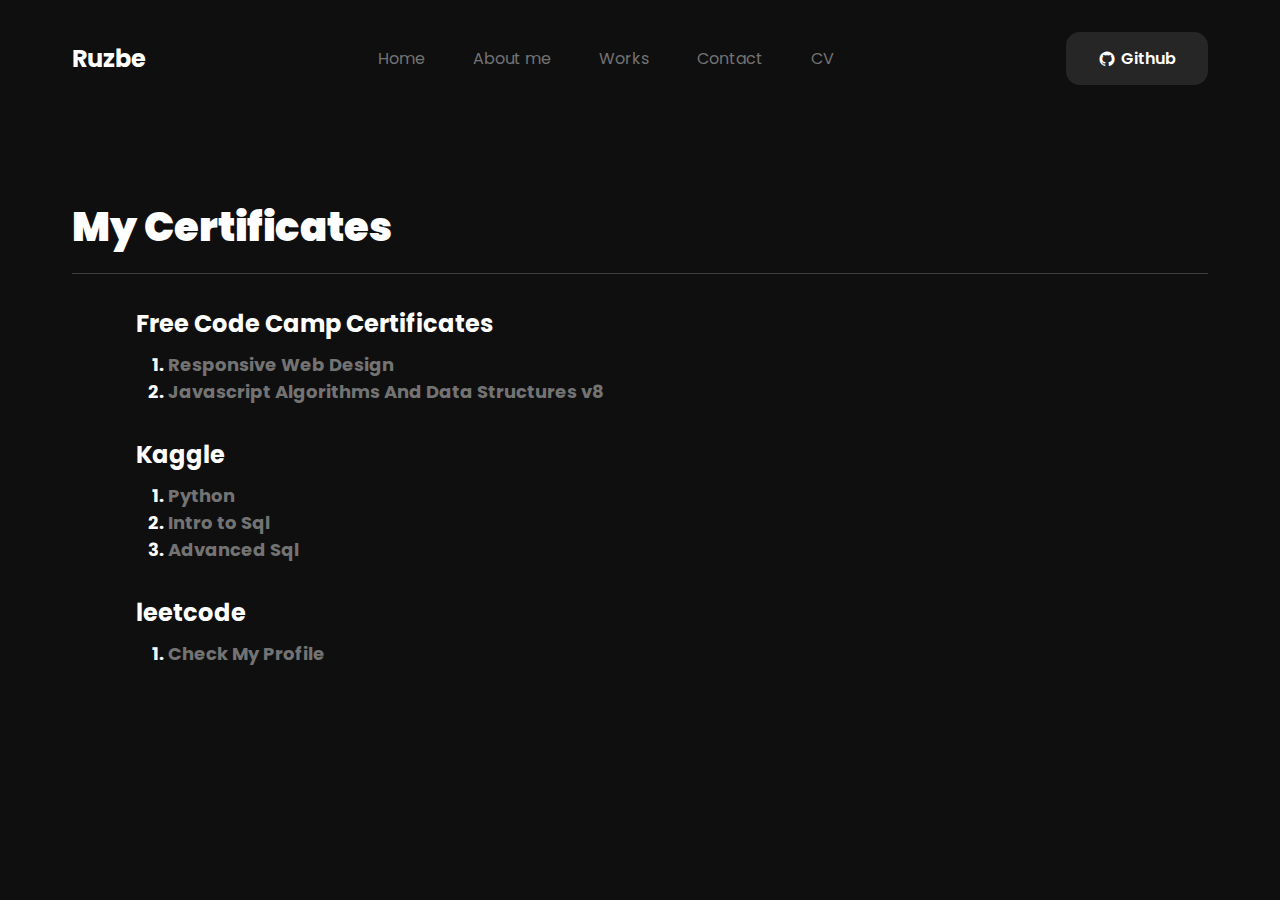
<file: certificates.html>
<!DOCTYPE html>
<html>

<head>
    <meta charset="UTF-8">
    <meta name="viewport" content="width=device-width, initial-scale=1.0">
    <title>Ruzbe</title>
    <link rel="stylesheet" href="certificates.css">
    <link rel="icon" type="image/x-icon" href="/img/fav.png">

    <link href='https://unpkg.com/boxicons@2.1.4/css/boxicons.min.css' rel='stylesheet'>
    <script src="https://ajax.googleapis.com/ajax/libs/jquery/3.7.1/jquery.min.js"></script>
</head>

<body>
    <!-- header -->
    <div class="mobile_header-blur"></div>
    <div class="mobile_header">
        <ul>
            <i class='bx bx-x'></i>
            <li><a href="index.html">Home</a></li>
            <li><a href="aboutme.html">About me</a></li>
            <li><a href="works/index.html">Works</a></li>
            <li><a href="contact.html">Contact</a></li>
            <li><a href="aboutme.html">CV</a></li>
        </ul>
    </div>
    <header>
        <h2><a href="index.html" style="text-decoration: none; color: white;">Ruzbe</a></h2>
        <ul>
            <li><a href="index.html">Home</a></li>
            <li><a href="aboutme.html">About me</a></li>
            <li><a href="works/index.html">Works</a></li>
            <li><a href="contact.html">Contact</a></li>
            <li><a href="aboutme.html">CV</a></li>
        </ul>
        <a href="https://github.com/rtm200" target="_blank" class="talk"><i class='bx bxl-github'></i>Github</a>
        <i class='bx bx-menu burger'></i>
    </header>

    <!-- main -->
    <main> 
        <h1>My Certificates</h1>
        <ol>
            <h2>Free Code Camp Certificates</h2>
            <li><a href="https://www.freecodecamp.org/certification/rtm200/responsive-web-design" target="_blank">Responsive Web Design</a></li>
            <li><a href="https://www.freecodecamp.org/certification/rtm200/javascript-algorithms-and-data-structures-v8" target="_blank">Javascript Algorithms And Data Structures v8</a></li>
        </ol>
        <ol>
            <h2>Kaggle</h2>
            <li><a href="https://www.kaggle.com/learn/certification/rouzbehattar/python" target="_blank">Python</a></li>
            <li><a href="https://www.kaggle.com/learn/certification/rouzbehattar2/intro-to-sql" target="_blank">Intro to Sql</a></li>
            <li><a href="https://www.kaggle.com/learn/certification/rouzbehattar2/advanced-sql" target="_blank">Advanced Sql</a></li>
        </ol>
        <ol>
            <h2>leetcode</h2>
            <li><a href="https://leetcode.com/u/rouzbehattar/" target="_blank">Check My Profile</a></li>
        </ol>
    </main>
</body>
<script>
    //navbar
    $(document).ready(function () {
        $(".burger").click(function () {
            $(".mobile_header").toggle();
            $(".mobile_header-blur").toggle();
        });
        $(".bx-x").click(function () {
            $(".mobile_header").toggle();
            $(".mobile_header-blur").toggle();
        });
        $(".mobile_header-blur").click(function () {
            $(".mobile_header").toggle();
            $(".mobile_header-blur").toggle();
        });
        $(window).resize(function () {
            if (window.innerWidth > 1000) {
                $(".mobile_header").css("display", "none");
                $(".mobile_header-blur").css("display", "none");
            }
        });
    });
</script>

</html>
</file>
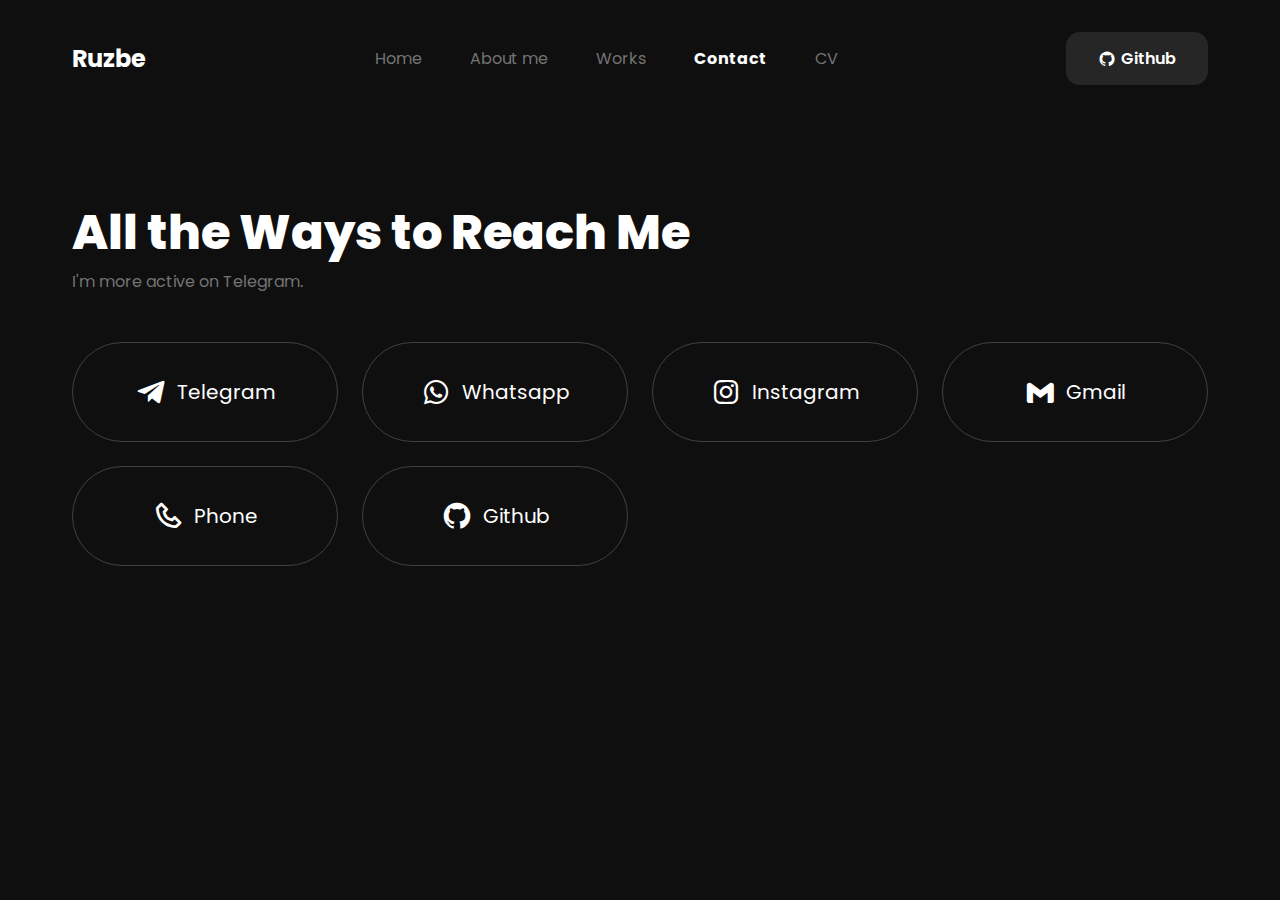
<file: contact.html>
<!DOCTYPE html>
<html>

<head>
    <meta charset="UTF-8">
    <meta name="viewport" content="width=device-width, initial-scale=1.0">
    <title>Ruzbe</title>
    <link rel="stylesheet" href="contact.css">
    <link rel="icon" type="image/x-icon" href="/img/fav.png">

    <link href='https://unpkg.com/boxicons@2.1.4/css/boxicons.min.css' rel='stylesheet'>
    <script src="https://ajax.googleapis.com/ajax/libs/jquery/3.7.1/jquery.min.js"></script>
</head>

<body>
    <!-- header -->
    <div class="mobile_header">
        <ul>
            <i class='bx bx-x'></i>
            <li><a href="../../index.html">Home</a></li>
            <li><a href="aboutme.html">About me</a></li>
            <li><a href="../index.html">Works</a></li>
            <li><a href="contact.html" style="color: white;font-weight: bold;">Contact</a></li>
            <li><a href="aboutme.html">CV</a></li>
        </ul>
    </div>
    <header>
        <h2>Ruzbe</h2>
        <ul>
            <li><a href="../../index.html">Home</a></li>
            <li><a href="aboutme.html">About me</a></li>
            <li><a href="../works">Works</a></li>
            <li><a href="contact.html" style="color: white;font-weight: bold;">Contact</a></li>
            <li><a href="aboutme.html">CV</a></li>
        </ul>
        <a href="https://github.com/rtm200" target="_blank" class="talk"><i class='bx bxl-github'></i>Github</a>
        <i class='bx bx-menu burger'></i>
    </header>

    <!-- main -->
    <main>
        <h3>All the Ways to Reach Me</h3>
        <p>I'm more active on Telegram.</p>
        <div class="cards">
            <a href="#" target="_blank"><i class='bx bxl-telegram'></i>Telegram</a>
            <a href="#" target="_blank"><i class='bx bxl-whatsapp'></i>Whatsapp</a>
            <a href="#" target="_blank"><i class='bx bxl-instagram'></i>Instagram</a>
            <a href="#" target="_blank"><i class='bx bxl-gmail'></i>Gmail</a>
            <a href="#" target="_blank"><i class='bx bx-phone'></i>Phone</a>
            <a href="https://github.com/rtm200" target="_blank"><i class='bx bxl-github'></i>Github</a>
        </div>
    </main>
</body>
<script>
    //navbar
    $(document).ready(function () {
        $(".burger").click(function () {
            $(".mobile_header").toggle();
        });
        $(".bx-x").click(function () {
            $(".mobile_header").toggle();
        });
        $(window).resize(function () {
            if (window.innerWidth > 1000) {
                $(".mobile_header").css("display", "none");
            }
        });
    });
</script>

</html>
</file>
<file: styles.css>
@import url('https://fonts.googleapis.com/css2?family=Poppins:ital,wght@0,100;0,200;0,300;0,400;0,500;0,600;0,700;0,800;0,900;1,100;1,200;1,300;1,400;1,500;1,600;1,700;1,800;1,900&family=Press+Start+2P&display=swap');

* {
    margin: 0;
    padding: 0;
    box-sizing: border-box;
    font-family: 'poppins';
}


body {
    background-color: #0F0F0F;
    padding: 0 2rem;
    margin: 0 auto;
    max-width: 1200px;
}
a{
    text-decoration: none;
}
/* header */
.mobile_header-blur{
    display: none;
    position: fixed;
    top: 0;
    right: 0;
    left: 0;
    bottom: 0;
    width: 100%;
    height: 100%;
    background-color: rgba(0, 0, 0, 0.621);
    z-index: 999;
    cursor: pointer;
}
.mobile_header-blur svg {
    position: absolute;
    bottom: 15%;
    left: 50%;
    transform: translate(-50%, -15%);
	display: inline-block;
	width: 100px;
	margin: 0 auto;
}
.hand-tap{
    fill: #fff;
	stroke: #000;
	stroke-width: 3px;
	stroke-linecap: round;
	stroke-linejoin: round;
}
.tap-1{
    fill: transparent;
	stroke: white;
	stroke-width: 3px;
	stroke-linecap: round;
	stroke-linejoin: round;
    opacity: 0.5;
}
.hand-tap {
	animation: tap 1.25s ease-out backwards;
	animation-iteration-count:infinite;
}
.tap-1 {
	animation: tap-circle 1.25s ease-out backwards;
	animation-iteration-count:infinite;
}
@keyframes tap-circle {
	0% {
		opacity: 0;
	}
	25% {
		opacity: 1;
	}
	50% {
		opacity: .5;
	}
    100%{
        opacity: 0;
    }
}
@keyframes tap {
	0% {
		transform: rotateX(0deg);
	}
	10% {
		transform: rotateX(12.5deg);
	}
	25% {
		transform: rotateX(25deg);
	}
}


.mobile_header {
    display: none;
    position: fixed;
    top: 0;
    left: 0;
    right: 0;
    width: 100%;
    min-height: 100px;
    z-index: 1000;
    padding: 2rem;
    background: rgb(83,0,87);
    background: linear-gradient(273deg, rgba(83,0,87,1) 0%, rgba(25,25,25,1) 100%);
    border-radius: 0 0 1rem 1rem;
    align-items: center;
    justify-content: center;
    box-shadow: 0 0 30px rgb(143, 0, 150);
}

.mobile_header ul {
    display: grid;
    grid-template-columns: repeat(3, 1fr);
    list-style: none;
    gap: 1rem;
}

.mobile_header ul li a {
    font-size: 1.125rem;
    text-decoration: none;
    color: hsl(0, 0%, 45%);
    text-align: center;
    transition: 0.5s;
}
.mobile_header ul li a:hover {
    color: white;
}

header {
    display: flex;
    align-items: center;
    justify-content: space-between;
    padding: 2rem 0;
}

header ul {
    display: flex;
    align-items: center;
    gap: 3rem;
}

header ul li {
    list-style: none;
}

header ul li a {
    color: hsl(0, 0%, 45%);
    text-decoration: none;
    transition: 0.5s;
}

header ul li a:hover {
    color: hsl(0, 0%, 100%);
}

header .talk {
    display: flex;
    align-items: center;
    gap: 5px;
    padding: 0.875rem 2rem;
    margin: 0;
    border-radius: 14px;
    background-color: hsl(0, 0%, 15%);
    color: white;
    text-decoration: none;
    font-weight: 600;
    transition: 0.5s;

}
header .talk i{
    font-size: 1.125rem;
}


header .talk:hover {
    background-color: hsl(0, 0%, 100%);
    color: black;

}

header h2 {
    color: white;
}

header .burger {
    display: none;
    color: white;
    font-size: 2.5rem;
    cursor: pointer;
}

.bx-x {
    display: none;
    color: white;
    position: absolute;
    top: 20%;
    right: 5%;
    font-size: 1.5rem;
    cursor: pointer;
}

/* main */
/* main */
/* main */
/* main */

/* frst */
.first {
    display: flex;
    gap: 1rem;
}

.first_left {
    flex: .45;
    display: flex;
    align-items: center;
    gap: 2rem;
    padding: 3rem 2.5rem 3rem 3rem;
    background: rgb(0, 0, 0);
    background: linear-gradient(152deg, rgba(0, 0, 0, 1) 0%, rgba(34, 34, 34, 0.59) 100%);
    border-radius: 9px;
}

.first_left img {
    border-radius: 9px;
}
.first_left_content{
    display: flex;
    flex-direction: column;
    justify-content: space-between;
    gap: 1rem;
    height: 100%;
}
.first_left_content span{
    display: flex;
    align-items: center;
    gap: 5px;
    color: hsl(0, 0%, 45%);
    font-size: 0.875rem;
}
.first_left_content h4 {
    color: hsl(0, 0%, 45%);
    font-size: 1rem;
    font-weight: bold;
}

.first_left_content h2 {
    color: white;
    font-size: 1.875rem;
}

.first_left_content p {
    color: hsl(0, 0%, 75%);
    font-size: 0.875rem;
    font-weight: 500;
}

.first_right {
    flex: .55;
    display: block;
}

.first_right i {
    color: white;
    font-size: 3rem;
    text-align: center;
    padding: 2rem 0;
}

.first_right_top {
    width: 100%;
    color: hsl(0, 0%, 45%);
    font-size: 0.875rem;
    border-radius: 9px;
    padding: 15px 10px;
    display: flex;
    align-content: center;
    background: linear-gradient(-152deg, rgba(0, 0, 0, 1) 0%, rgba(34, 34, 34, 0.59) 100%);
}

.first_right_flex {
    display: flex;
    align-items: center;
    gap: 1rem;
    margin-top: 1rem;
}

.first_right_flex_left {
    position: relative;
    flex: .5;
    padding: 1.5rem;
    background: rgb(83,0,87);
    background: linear-gradient(273deg, rgba(83,0,87,0.3) 0%, rgba(25,25,25,1) 100%);
    background-size: 200% 200%;
    border-radius: 9px;
    display: flex;
    flex-direction: column;
    gap: 2rem;
    transition: 1s ease;
    overflow: hidden;
}

.first_right_flex_left h5 {
    color: white;
    font-size: 0.875rem;
}

.first_right_flex_left h2 {
    color: white;
    font-size: 1.5rem;
}
.first_right_flex_left i {
    color: white;
}
.first_right_flex_left img {
    width: 100%;
    position: absolute;
}
.first_right_flex_left:hover {
    background-position: 0% 100%;
    scale: 1.05;
}


.first_right_flex_right {
    flex: .5;
    padding: 1.5rem;
    background: linear-gradient(-140deg, rgba(0, 0, 0, 1) 0%, rgba(34, 34, 34, 0.59) 100%);
    background-size: 200% 200%;
    border-radius: 9px;
    display: flex;
    flex-direction: column;
    gap: 2rem;
    transition: 1s ease;
}

.first_right_flex_right h5 {
    color: hsl(0, 0%, 45%);
    font-size: 0.875rem;
}

.first_right_flex_right h2 {
    color: white;
    font-size: 1.5rem;
}

.first_right_flex_right img {
    width: 100%;
}

.first_right_flex_right:hover {
    background-position: 0% 100%;
    scale: 1.05;
}

/* second */
.second {
    display: flex;
    gap: 1rem;
    margin: 1rem 0;
    height: 200px;
}

.second_left {
    flex: .25;
    display: flex;
    align-items: center;
}

.old_mb{
    position: absolute;
    width: 95%;
    height: 10px;
    display: flex;
    background-color: rgba(79, 35, 35, 0.7);
    bottom: -9%;
    left: 50%;
    transform: translateX(-50%);
    border-radius: 0 0 9px 9px;
    z-index: 0;
}
.old_mb2{
    position: absolute;
    width: 85%;
    height: 10px;
    display: flex;
    background-color: rgba(79, 35, 35, 0.315);
    bottom: -17%;
    left: 50%;
    transform: translateX(-50%);
    border-radius: 0 0 7px 7px;
    z-index: 0;
}
.Message_box{
    position: relative;
    width: 100%;
    background: rgba(79, 34, 34, 0.764);
    border-radius: 9px;
    padding: 0.5rem 0.75rem; 
}

.mb-header{
    display: flex;
    justify-content: space-between;
    margin-bottom: 10px;
}
.mb-header h6{
    color: hsl(0, 0%, 45%);
}

.mb-title h5{
    color: white;
    font-size: 1rem;
}
.mb-title h6{
    color: white;
    font-size: 0.875rem;
    color: hsl(0, 0%, 85%);
    margin-bottom: 10px;
    font-weight: 500;
}
.mb-title p{
    font-size: 0.675rem;
    font-weight: bold;
    color: hsl(0, 0%, 45%);
}


.second_center {
    width: 100%;
    position: relative;
    flex: .5;
    background: rgba(34, 34, 34, 0.59);
    border-radius: 9px;
    display: flex;
    align-items: center;
    justify-content: center;
    overflow: hidden;
}
.swiper {
    width: 100%;
    height: 100%;
    overflow: hidden;
    cursor: pointer;
    color: white;
}

.swiper-slide {
    display: flex;
    padding: 2rem;
}

.slider-container{
    display: flex;
    align-items: center;
    height: 100%;
}
.slider-container-left{
    flex: 0.3;
}
.slider-container-left-icon{
    position: relative;
    display: flex;
    align-items: center;
    justify-content: center;
    width: 100px;
    height: 100px;
    border-radius: 50px;
    background-color: white;
}
.slider-container-left-icon i{
    color: black;
    font-size: 3.5rem;
}
.slider-container-right{
    display: flex;
    flex-direction: column;
    gap: 10px;
    flex: 0.7;
}
.slider-container-right span{
    position: relative;
    width: 100%;
    height: 8px;
    background-color: hsl(0, 0%, 45%);
}
.slider-container-right .html-skill::after{
    position: absolute;
    content: '90%';
    bottom:100%;
    right: 0;
    font-size: 0.875rem;
}
.slider-container-right .html-skill::before{
    position: absolute;
    content: '';
    bottom:0;
    top: 0;
    left: 0;
    background-color: white;
    display: flex;
    width: 90%;
    height: 100%;
}
.slider-container-right .javascript-skill::after{
    position: absolute;
    content: '50%';
    bottom:100%;
    right: 0;
    font-size: 0.875rem;
}
.slider-container-right .javascript-skill::before{
    position: absolute;
    content: '';
    bottom:0;
    top: 0;
    left: 0;
    background-color: white;
    display: flex;
    width: 50%;
    height: 100%;
}
.slider-container-right .react-skill::after{
    position: absolute;
    content: '70%';
    bottom:100%;
    right: 0;
    font-size: 0.875rem;
}
.slider-container-right .react-skill::before{
    position: absolute;
    content: '';
    bottom:0;
    top: 0;
    left: 0;
    background-color: white;
    display: flex;
    width: 70%;
    height: 100%;
}
.slider-container-right .php-skill::after{
    position: absolute;
    content: '90%';
    bottom:100%;
    right: 0;
    font-size: 0.875rem;
}
.slider-container-right .php-skill::before{
    position: absolute;
    content: '';
    bottom:0;
    top: 0;
    left: 0;
    background-color: white;
    display: flex;
    width: 90%;
    height: 100%;
}
.slider-container-right .python-skill::after{
    position: absolute;
    content: '60%';
    bottom:100%;
    right: 0;
    font-size: 0.875rem;
}
.slider-container-right .python-skill::before{
    position: absolute;
    content: '';
    bottom:0;
    top: 0;
    left: 0;
    background-color: white;
    display: flex;
    width: 60%;
    height: 100%;
}
.slider-container-right .hack-skill::after{
    position: absolute;
    content: '80%';
    bottom:100%;
    right: 0;
    font-size: 0.875rem;
}
.slider-container-right .hack-skill::before{
    position: absolute;
    content: '';
    bottom:0;
    top: 0;
    left: 0;
    background-color: white;
    display: flex;
    width: 80%;
    height: 100%;
}
.slider-container-right p{
    color: hsl(0, 0%, 75%);
}
.swiper-pagination-bullet{
    background-color: hsl(0, 0%, 75%) !important;
}
.swiper-pagination-bullet-active{
    background-color: white !important;
}
.second_right {
    flex: .25;
    background: rgb(0, 0, 0);
    background: linear-gradient(-90deg, rgba(0, 0, 0, 1) 0%, rgba(34, 34, 34, 0.59) 100%);
    border-radius: 9px;
}

.second_right_pages {
    display: flex;
    gap: 1.5rem;
    justify-content: center;
    align-items: center;
    margin-top: 1.5rem;
}

.second_right_pages a {
    color: white;
    text-decoration: none;
    font-size: 3rem;
    padding: 0.75rem;
    display: flex;
    align-items: center;
    border: 1px solid hsl(0, 0%, 25%);
    border-radius: 100px;
    transition: 0.5s;
}

.second_right_pages a:hover {
    color: black;
    background-color: #f0f0f0;
}

.second_right_content {
    padding: 1.5rem;
}

.second_right_content h2 {
    color: white;
}

.second_right_content h5 {
    color: hsl(0, 0%, 45%);
    font-size: 0.875rem;
}

/* third */
.third{
    display: flex;
    gap: 1rem;
    margin: 1rem 0;
    height: 200px;
    margin-bottom: 4rem;
}
.third_left{
    display: flex;
    flex: 0.5;
    background: rgb(0, 0, 0);
    background: linear-gradient(45deg, rgba(0, 0, 0, 1) 0%, rgba(34, 34, 34, 0.59) 100%);
    border-radius: 9px;
    gap: 2rem;
    padding: 1rem 2rem;
}
.third_left-card{
    flex: 1;
    height: 100%;
    background: rgb(0, 0, 0);
    background: linear-gradient(45deg, rgb(27, 27, 27, 0.59) 0%, rgba(27, 27, 27) 100%);
    border-radius: 9px;
    display: flex;
    flex-direction: column;
    justify-content: center;
    align-items: center;
    text-align: center;
    color: white;
}
.third_left-card h4{
    font-size: 0.875rem;
    color: grey;
}
.third_right{
    display: flex;
    flex-direction: column;
    align-items: start;
    justify-content: space-between;
    padding: 2rem;
    flex: 0.5;
    background: rgb(83,0,87);
    background: linear-gradient(222deg, rgba(83,0,87,1) 0%, rgba(25,25,25,1) 100%);
    border-radius: 9px;
    cursor: pointer;
    line-height: 40px;
}
.third_right h2{
    position: relative;
    color: white;
    font-size: 2.5rem;
}
.third_right h2 i{
    position: absolute;
    bottom: 8%;
}

.animate-charcter{
    background-image: linear-gradient(222deg, hsl(0, 0%, 45%) 0%, hsl(0, 0%, 45%) 100%);
    background-clip: border-box;
    background-size: 200% auto;
    color: hsl(0, 0%, 45%);
    background-clip: text;
    text-fill-color: transparent;
    -webkit-background-clip: text;
    -webkit-text-fill-color: transparent;
    display: inline-block;
}
.third_right:hover .animate-charcter{
    animation: textclip 1s linear infinite;
    background-image: linear-gradient(222deg, rgb(255, 255, 255) 0%, hsl(0, 0%, 45%) 80%);
}
@keyframes textclip {
  to {
    background-position: 200% center;
  }
}

@media only screen and (max-width: 1200px) {
    body {
        background-color: #0F0F0F;
        padding: 0 2rem;
        max-width: 900px;
    }

    /* header */

    .bx-x {
        display: block;
    }

    header ul {
        display: none;
    }

    header .talk {
        display: none;
    }

    header .burger {
        display: block;
    }

    /* first */
    .first {
        display: block;
        gap: 1rem;
    }

    .first_left {
        flex: .5;
        display: flex;
        align-items: center;
        gap: 2rem;
        padding: 3rem;
        background: rgb(0, 0, 0);
        background: linear-gradient(152deg, rgba(0, 0, 0, 1) 0%, rgba(34, 34, 34, 0.59) 100%);
        border-radius: 9px;
    }

    .first_left img {
        border-radius: 9px;
    }

    .first_left_content h4 {
        color: hsl(0, 0%, 45%);
        font-size: 1rem;
        font-weight: bold;
    }

    .first_left_content h2 {
        color: white;
        font-size: 1.875rem;
    }

    .first_left_content p {
        color: hsl(0, 0%, 75%);
        font-size: 0.875rem;
        font-weight: 500;
    }

    .first_right {
        flex: .5;
        display: block;
        margin-top: 1rem;
    }

    /* second */
    .second {
        display: flex;
        gap: 1rem;
        margin: 1rem 0;
        height: 200px;
    }
    .second_left {
        display: none;

    }
    .second_center{
        flex: .5;
    }
    
    .second_right {
        flex: .5;
    }
    .slider-container{
        gap: 1rem;
        padding-bottom: 1rem;
    }
    .slider-container-left-icon{
        width: 80px;
        height: 80px;
        border-radius: 40px;
    }
    .slider-container-left-icon i{
        font-size: 3rem;
    }
    .slider-container-right span{
        height: 6px;
    }
    
    .slider-container-right p{
        font-size: 0.875rem;
        line-height: 15px;
    }
    /* third */
    .third{
        display: flex;
        gap: 1rem;
        margin: 1rem 0;
        margin-bottom: 4rem;
        height: auto;
    }
    .third_left{
        gap: 1rem;
        padding: 1rem;
    }

}

@media only screen and (max-width: 730px) {
    
    .mobile_header ul li a {
        font-size: 1rem;
        text-decoration: none;
        color: hsl(0, 0%, 45%);
        text-align: center;
        transition: 0.5s;
    }

    /* main */
    .first {
        display: block;
        gap: 1rem;
    }

    .first_left {
        flex: .5;
        display: flex;
        flex-direction: column;
        align-items: center;
        text-align: center;
    }

    .first_right {
        flex: .5;
        display: block;
        margin-top: 1rem;
    }

    .first_right_top {
        font-size: 0.675rem;
    }

    .first_right_flex_left {
        flex: .5;
        padding: 1rem;
        background: rgb(83,0,87);
        background: linear-gradient(273deg, rgba(83,0,87,0.3) 0%, rgba(25,25,25,1) 100%);
        border-radius: 9px;
        display: flex;
        flex-direction: column;
        gap: 0;
        transition: 0.5s;
    }

    .first_right_flex_left h5 {
        color: white;
        font-size: 0.675rem;
    }

    .first_right_flex_left h2 {
        color: white;
        font-size: 1rem;
    }


    .first_right_flex_left i {
        color: white;
    }
    .first_right_flex_left img {
        width: 100%;
        position: absolute;
    }

    .first_right_flex_right {
        flex: .5;
        padding: 1rem;
        background: rgb(0, 0, 0);
        background: linear-gradient(-140deg, rgba(0, 0, 0, 1) 0%, rgba(34, 34, 34, 0.59) 100%);
        border-radius: 9px;
        display: flex;
        flex-direction: column;
        gap: 0;
        transition: 0.5s;
    }

    .first_right_flex_right h5 {
        color: hsl(0, 0%, 45%);
        font-size: 0.675rem;
    }

    .first_right_flex_right h2 {
        color: white;
        font-size: 1rem;
    }

    .first_right i {
        color: white;
        font-size: 2rem;
        text-align: center;
        padding: 1.5rem 0;
    }

    /* second */
    .second {
        display: flex;
        flex-direction: column;
        gap: 1rem;
        margin: 1rem 0;
        height: auto;
    }
    .second_center {
        position: relative;
        flex: 1;
        width: 100%;
        background: rgb(0, 0, 0);
        background: linear-gradient(-140deg, rgba(0, 0, 0, 1) 0%, rgba(34, 34, 34, 0.59) 100%);
        border-radius: 9px;
        border-radius: 9px;
        display: flex;
        align-items: center;
        justify-content: center;
    }
    .slider-container{
        gap: 1rem;
        padding-bottom: 1rem;
    }
    .slider-container-left-icon{
        width: 60px;
        height: 60px;
        border-radius: 30px;
    }
    .slider-container-left-icon i{
        font-size: 2.5rem;
    }
    .slider-container-right span{
        height: 6px;
    }
    
    .slider-container-right p{
        font-size: 0.875rem;
        line-height: 15px;
    }
    /* third */
    .third{
        display: flex;
        flex-direction: column;
        gap: 1rem;
        margin: 1rem 0;
        height: auto;
    }
    .third_left{
        display: flex;
        flex-direction: column;
        flex: 0.5;
        gap: 0.5rem;
    }
    .third_left-card{
       padding: 2rem 0;
    }
    .third_right{
        padding: 3rem 2rem;
    }
    .third_right h2 i{
        position: absolute;
        bottom: 2%;
    }
}
</file>
<file: works/styles.css>
@import url('https://fonts.googleapis.com/css2?family=Poppins:ital,wght@0,100;0,200;0,300;0,400;0,500;0,600;0,700;0,800;0,900;1,100;1,200;1,300;1,400;1,500;1,600;1,700;1,800;1,900&family=Press+Start+2P&display=swap');

* {
    margin: 0;
    padding: 0;
    box-sizing: border-box;
    font-family: 'poppins';
}

body {
    background-color: #0F0F0F;
    padding: 0 2rem;
    margin: 0 auto;
    max-width: 1200px;
}
a{
    text-decoration: none;
}
/* header */
.mobile_header-blur{
    display: none;
    position: fixed;
    top: 0;
    right: 0;
    left: 0;
    bottom: 0;
    width: 100%;
    height: 100%;
    background-color: rgba(0, 0, 0, 0.621);
    z-index: 999;
    cursor: pointer;
}
.mobile_header {
    display: none;
    position: fixed;
    top: 0;
    left: 0;
    right: 0;
    width: 100%;
    min-height: 100px;
    z-index: 1000;
    padding: 2rem;
    background: rgb(83,0,87);
    background: linear-gradient(273deg, rgba(83,0,87,1) 0%, rgba(25,25,25,1) 100%);
    border-radius: 0 0 1rem 1rem;
    align-items: center;
    justify-content: center;
    box-shadow: 0 0 30px rgb(143, 0, 150);
}

.mobile_header ul {
    display: grid;
    grid-template-columns: repeat(3, 1fr);
    list-style: none;
    gap: 1rem;
}

.mobile_header ul li a {
    font-size: 1.125rem;
    text-decoration: none;
    color: hsl(0, 0%, 45%);
    text-align: center;
    transition: 0.5s;
}
.mobile_header ul li a:hover {
    color: white;
}


header {
    display: flex;
    align-items: center;
    justify-content: space-between;
    padding: 2rem 0;
}

header ul {
    display: flex;
    align-items: center;
    gap: 3rem;
}

header ul li {
    list-style: none;
}

header ul li a {
    color: hsl(0, 0%, 45%);
    text-decoration: none;
    transition: 0.5s;
}

header ul li a:hover {
    color: hsl(0, 0%, 100%);
}

header .talk {
    display: flex;
    align-items: center;
    gap: 5px;
    padding: 0.875rem 2rem;
    margin: 0;
    border-radius: 14px;
    background-color: hsl(0, 0%, 15%);
    color: white;
    text-decoration: none;
    font-weight: 600;
    transition: 0.5s;

}
header .talk i{
    font-size: 1.125rem;
}


header .talk:hover {
    background-color: hsl(0, 0%, 100%);
    color: black;

}

header h2 {
    color: white;
}

header .burger {
    display: none;
    color: white;
    font-size: 2.5rem;
    cursor: pointer;
}

.bx-x {
    display: none;
    color: white;
    position: absolute;
    top: 20%;
    right: 5%;
    font-size: 1.5rem;
    cursor: pointer;
}

/* main */
/* main */
/* main */
/* main */

main{
    display: grid;
    grid-template-columns: repeat(4, 1fr);
    gap: 1rem;
    margin: 4rem 0;
}
.card{
    position: relative;
    width: 100%;
    min-width: 200px;
    border-radius: 12px;
    background: rgba(34, 34, 34, 0.59);
    color: white;
    overflow: hidden;
}
.imageBox{
    width: 100%;
}
.imageBox img{
    width: 100%;
    border-radius: 12px;
    transition: 0.2s;
}
.curve{
    position: absolute;
    bottom: 100%;
    right: 0;
    width: 20px;
    height: 20px;
    background-image: radial-gradient(circle at 0% 0%, transparent 0%, transparent 20px, rgba(79, 34, 34, 1) 20px);
}
.card_content{
    position: absolute;
    left: 0;
    right: 0;
    bottom: 0;
    width: 100%;
    background: linear-gradient(-160deg, rgba(79,34,34,1) 0%, rgb(175, 60, 60) 100%);
    padding: 1rem;
    height: 56px;
    border-radius: 12px 0 12px 12px;
    transition: 0.2s ease-in-out;
}
.thumbnail{
    display: flex;
    gap: 5px;
    align-items: center;
    justify-content: space-between;
}
.thumbnail h6{
    font-size: 0.875rem;
}
.thumbnail i{
    font-size: 1.5rem;
    transition: 0.2s;
}
.fadeIn{
    margin-top: 1rem;
    transition: 0.5s;
}
.fadeIn_text{
    font-size: 0.75rem;
    color: hsl(0, 0%, 85%);
    font-weight: 600;
}
.card:hover .card_content{
    height: 96px;
}
.card:hover .bx-chevron-down{
    transform: rotate(180deg);
}
.card:hover .imageBox img{
    scale: 1.1;
}
@media only screen and (max-width: 1200px) {
    body {
        background-color: #0F0F0F;
        padding: 0 2rem;
        max-width: 900px;
    }
    main{
        display: grid;
        grid-template-columns: repeat(3, 1fr);
        gap: 1rem;
        margin-top: 4rem;
    }
    /* header */
    .bx-x {
        display: block;
    }

    header ul {
        display: none;
    }

    header .talk {
        display: none;
    }

    header .burger {
        display: block;
    }

}

@media only screen and (max-width: 700px) {
    main{
        display: grid;
        grid-template-columns: repeat(1, 1fr);
        gap: 1rem;
        margin-top: 4rem;
    }
    .mobile_header ul li a {
        font-size: 1rem;
        text-decoration: none;
        color: hsl(0, 0%, 45%);
        text-align: center;
        transition: 0.5s;
    }
}
</file>
<file: works/php/styles.css>
@import url('https://fonts.googleapis.com/css2?family=Poppins:ital,wght@0,100;0,200;0,300;0,400;0,500;0,600;0,700;0,800;0,900;1,100;1,200;1,300;1,400;1,500;1,600;1,700;1,800;1,900&family=Press+Start+2P&display=swap');

* {
    margin: 0;
    padding: 0;
    box-sizing: border-box;
    font-family: 'poppins';
}

body {
    background-color: #0F0F0F;
    padding: 0 2rem;
    margin: 0 auto;
    max-width: 1200px;
}

a {
    text-decoration: none;
}

/* header */
.mobile_header {
    display: none;
}

header {
    display: flex;
    align-items: center;
    justify-content: space-between;
    padding: 2rem 0;
}

header ul {
    display: flex;
    align-items: center;
    gap: 3rem;
}

header ul li {
    list-style: none;
}

header ul li a {
    color: hsl(0, 0%, 45%);
    text-decoration: none;
    transition: 0.5s;
}

header ul li a:hover {
    color: hsl(0, 0%, 100%);
}

header .talk {
    display: flex;
    align-items: center;
    gap: 5px;
    padding: 0.875rem 2rem;
    margin: 0;
    border-radius: 14px;
    background-color: hsl(0, 0%, 15%);
    color: white;
    text-decoration: none;
    font-weight: 600;
    transition: 0.5s;

}

header .talk i {
    font-size: 1.125rem;
}


header .talk:hover {
    background-color: hsl(0, 0%, 100%);
    color: black;

}

header h2 {
    color: white;
}

header .burger {
    display: none;
    color: white;
    font-size: 2.5rem;
    cursor: pointer;
}

.bx-x {
    display: none;
    color: white;
}

/* main */
/* main */
/* main */
/* main */

main {
    margin: 5rem 0;
    color: white;
}

main h3 {
    font-size: 3rem;
    font-weight: 800;
    color: white;
}

main p {
    color: hsl(0, 0%, 45%);
}
main img{
    width: 100%;
    margin: 2rem 0;
}
.editor-line{
    display: flex;
    width: 100%;
    border: 1px solid hsl(0, 0%, 40%);
    margin: 10px 0 20px 0;
}
.code-editor {
    position: relative;
    background-color: #2d2d2d;
    border-radius: 8px;
    padding: 20px;
    color: #f8f8f2;
    font-family: 'Courier New', Courier, monospace;
    font-size: 14px;
    line-height: 1.5;
    overflow: auto;
    box-shadow: 0 4px 8px rgba(0, 0, 0, 0.2);
}

.code-editor pre {
    margin: 0;
}

.code-editor .copy-btn {
    position: absolute;
    top: 10px;
    right: 10px;
    background-color: #ff9800;
    color: #fff;
    border: none;
    border-radius: 4px;
    padding: 5px 10px;
    cursor: pointer;
    font-size: 12px;
}

.code-editor .copy-btn:hover {
    background-color: #e68900;
}

.code-editor .line-numbers {
    counter-reset: line;
}

.code-editor .line-numbers span {
    display: inline-block;
    text-align: right;
    width: 30px;
    margin-right: 10px;
    color: #757575;
    user-select: none;
}

.code-editor .line-numbers span:before {
    counter-increment: line;
    content: counter(line);
}

@media only screen and (max-width: 1200px) {
    body {
        background-color: #0F0F0F;
        padding: 0 2rem;
        max-width: 900px;
    }

    /* header */
    .mobile_header {
        position: fixed;
        top: 0;
        left: 0;
        right: 0;
        bottom: 0;
        z-index: 1000;
        display: none;
        align-items: center;
        justify-content: center;
        padding: 2rem 0;
    }

    .bx-x {
        display: block;
        position: absolute;
        top: 20%;
        right: 20%;
        font-size: 2rem;
        cursor: pointer;
    }

    .mobile_header ul {
        display: flex;
        flex-direction: column;
        gap: 1rem;
        position: absolute;
        align-items: center;
        justify-content: center;
        top: 0;
        left: 0;
        right: 0;
        bottom: 0;
        height: 100vh;
        background-color: black;
        z-index: 100;
    }

    .mobile_header_active {
        display: flex;
    }

    .mobile_header ul li {
        font-size: 1.85rem;
    }

    .mobile_header ul li a {
        font-size: 1.85rem;
        text-decoration: none;
        color: hsl(0, 0%, 45%);
        text-align: center;
        transition: 0.5s;
    }

    .mobile_header ul li a:hover {
        color: white;
    }

    header ul {
        display: none;
    }

    header .talk {
        display: none;
    }

    header .burger {
        display: block;
    }

}

@media only screen and (max-width: 600px) {}
</file>
<file: works/webSecurity/styles.css>
@import url('https://fonts.googleapis.com/css2?family=Poppins:ital,wght@0,100;0,200;0,300;0,400;0,500;0,600;0,700;0,800;0,900;1,100;1,200;1,300;1,400;1,500;1,600;1,700;1,800;1,900&family=Press+Start+2P&display=swap');

* {
    margin: 0;
    padding: 0;
    box-sizing: border-box;
    font-family: 'poppins';
}

body {
    background-color: #0F0F0F;
    padding: 0 2rem;
    margin: 0 auto;
    max-width: 1200px;
}
a{
    text-decoration: none;
}
/* header */
.mobile_header-blur{
    display: none;
    position: fixed;
    top: 0;
    right: 0;
    left: 0;
    bottom: 0;
    width: 100%;
    height: 100%;
    background-color: rgba(0, 0, 0, 0.621);
    z-index: 999;
    cursor: pointer;
}
.mobile_header {
    display: none;
    position: fixed;
    top: 0;
    left: 0;
    right: 0;
    width: 100%;
    min-height: 100px;
    z-index: 1000;
    padding: 2rem;
    background: rgb(83,0,87);
    background: linear-gradient(273deg, rgba(83,0,87,1) 0%, rgba(25,25,25,1) 100%);
    border-radius: 0 0 1rem 1rem;
    align-items: center;
    justify-content: center;
    box-shadow: 0 0 30px rgb(143, 0, 150);
}

.mobile_header ul {
    display: grid;
    grid-template-columns: repeat(3, 1fr);
    list-style: none;
    gap: 1rem;
}

.mobile_header ul li a {
    font-size: 1.125rem;
    text-decoration: none;
    color: hsl(0, 0%, 45%);
    text-align: center;
    transition: 0.5s;
}
.mobile_header ul li a:hover {
    color: white;
}


header {
    display: flex;
    align-items: center;
    justify-content: space-between;
    padding: 2rem 0;
}

header ul {
    display: flex;
    align-items: center;
    gap: 3rem;
}

header ul li {
    list-style: none;
}

header ul li a {
    color: hsl(0, 0%, 45%);
    text-decoration: none;
    transition: 0.5s;
}

header ul li a:hover {
    color: hsl(0, 0%, 100%);
}

header .talk {
    display: flex;
    align-items: center;
    gap: 5px;
    padding: 0.875rem 2rem;
    margin: 0;
    border-radius: 14px;
    background-color: hsl(0, 0%, 15%);
    color: white;
    text-decoration: none;
    font-weight: 600;
    transition: 0.5s;

}
header .talk i{
    font-size: 1.125rem;
}


header .talk:hover {
    background-color: hsl(0, 0%, 100%);
    color: black;

}

header h2 {
    color: white;
}

header .burger {
    display: none;
    color: white;
    font-size: 2.5rem;
    cursor: pointer;
}

.bx-x {
    display: none;
    color: white;
    position: absolute;
    top: 20%;
    right: 5%;
    font-size: 1.5rem;
    cursor: pointer;
}

/* main */
/* main */
/* main */
/* main */

main{
    margin: 5rem 0;
    color: white;
}
main h3{
    font-size: 3rem;
    font-weight: 800;
    color: white;
}
main p{
    color: hsl(0, 0%, 45%);
}
main ul{
    margin: 3rem 0;
}
main ul li{
    font-size: 1rem;
    color: white;
}

@media only screen and (max-width: 1200px) {
    body {
        background-color: #0F0F0F;
        padding: 0 2rem;
        max-width: 900px;
    }

    /* header */
    .bx-x {
        display: block;
    }

    header ul {
        display: none;
    }

    header .talk {
        display: none;
    }

    header .burger {
        display: block;
    }

}

@media only screen and (max-width: 600px) {
    .mobile_header ul li a {
        font-size: 1rem;
        text-decoration: none;
        color: hsl(0, 0%, 45%);
        text-align: center;
        transition: 0.5s;
    }
}
</file>
<file: aboutme.css>
@import url('https://fonts.googleapis.com/css2?family=Poppins:ital,wght@0,100;0,200;0,300;0,400;0,500;0,600;0,700;0,800;0,900;1,100;1,200;1,300;1,400;1,500;1,600;1,700;1,800;1,900&family=Press+Start+2P&display=swap');

* {
    margin: 0;
    padding: 0;
    box-sizing: border-box;
    font-family: 'poppins';
}


body {
    background-color: #0F0F0F;
    padding: 0 2rem;
    margin: 0 auto;
    max-width: 1200px;
}
a{
    text-decoration: none;
}
/* header */
.mobile_header-blur{
    display: none;
    position: fixed;
    top: 0;
    right: 0;
    left: 0;
    bottom: 0;
    width: 100%;
    height: 100%;
    background-color: rgba(0, 0, 0, 0.621);
    z-index: 999;
    cursor: pointer;
}
.mobile_header {
    display: none;
    position: fixed;
    top: 0;
    left: 0;
    right: 0;
    width: 100%;
    min-height: 100px;
    z-index: 1000;
    padding: 2rem;
    background: rgb(83,0,87);
    background: linear-gradient(273deg, rgba(83,0,87,1) 0%, rgba(25,25,25,1) 100%);
    border-radius: 0 0 1rem 1rem;
    align-items: center;
    justify-content: center;
    box-shadow: 0 0 30px rgb(143, 0, 150);
}

.mobile_header ul {
    display: grid;
    grid-template-columns: repeat(3, 1fr);
    list-style: none;
    gap: 1rem;
}

.mobile_header ul li a {
    font-size: 1.125rem;
    text-decoration: none;
    color: hsl(0, 0%, 45%);
    text-align: center;
    transition: 0.5s;
}
.mobile_header ul li a:hover {
    color: white;
}


header {
    display: flex;
    align-items: center;
    justify-content: space-between;
    padding: 2rem 0;
}

header ul {
    display: flex;
    align-items: center;
    gap: 3rem;
}

header ul li {
    list-style: none;
}

header ul li a {
    color: hsl(0, 0%, 45%);
    text-decoration: none;
    transition: 0.5s;
}

header ul li a:hover {
    color: hsl(0, 0%, 100%);
}

header .talk {
    display: flex;
    align-items: center;
    gap: 5px;
    padding: 0.875rem 2rem;
    margin: 0;
    border-radius: 14px;
    background-color: hsl(0, 0%, 15%);
    color: white;
    text-decoration: none;
    font-weight: 600;
    transition: 0.5s;

}
header .talk i{
    font-size: 1.125rem;
}

header .talk:hover {
    background-color: hsl(0, 0%, 100%);
    color: black;

}

header h2 {
    color: white;
}

header .burger {
    display: none;
    color: white;
    font-size: 2.5rem;
    cursor: pointer;
}

.bx-x {
    display: none;
    color: white;
    position: absolute;
    top: 20%;
    right: 5%;
    font-size: 1.5rem;
    cursor: pointer;
}
/* main */
/* main */
/* main */
/* main */

main{
    margin: 5rem 0;
    color: white;
}

.timeline {
    display: flex;
    flex-direction: column;
    gap: 72px;
}
.timeline h2 {
    font-size: 3.25rem;
    font-weight: 800;
    -webkit-text-stroke: 1px white;
    color: black;
}
.timeline .timeline-content-title{
    font-size: 2rem;
    font-weight: 700;
    line-height: 30px;
}
.timeline .timeline-content-desc{
    font-size: 0.875rem;
    color: rgba(255, 255, 255, 0.6);
    font-weight: 600;
}
.timeline p{
    font-size: 1rem;
    margin-top: 10px;
}
.timeline-exp{
    display: flex;
    flex-direction: column;
    gap: 10px;
}
.timeline-edu{
    display: flex;
    flex-direction: column;
    gap: 10px;
}
.timeline-items{
    position: relative;
    display: flex;
    flex-direction: column;
    gap: 0px;
    padding: 0 10px;
}
.timeline-items::before{
    content: "";
    display: flex;
    height: 100%;
    width: 1px;
    background-color: white;
    position: absolute;
    left: 0;
    top: 0;
    bottom: 0;
}
.timeline-sep{
    display: flex;
    width: 80%;
    margin: 10px auto;
    border: 1px solid rgba(255, 255, 255, 0.1);
}

.timeline-date {
    font-size: 0.875rem;
}

.timeline-content-header{
    display: flex;
    justify-content: space-between;
    align-items: center;
}


/* Responsive Design */
@media (min-width: 768px) {
    .timeline {
        flex-direction: row;
        flex-wrap: wrap;
    }

    .timeline-item {
        flex: 1 1 calc(50% - 20px);
        margin: 10px;
    }

    .timeline-item::before {
        left: 0;
        top: 0;
        bottom: 0;
        height: auto;
    }
}
@media only screen and (max-width: 1200px) {
    body {
        background-color: #0F0F0F;
        padding: 0 2rem;
        max-width: 900px;
    }
    .cards {
        grid-template-columns: repeat(3, 1fr);
    }
    /* header */
    .bx-x {
        display: block;
    }

    header ul {
        display: none;
    }

    header .talk {
        display: none;
    }

    header .burger {
        display: block;
    }

}

@media only screen and (max-width: 800px) {

}
@media only screen and (max-width: 600px) {
    .mobile_header ul li a {
        font-size: 1rem;
        text-decoration: none;
        color: hsl(0, 0%, 45%);
        text-align: center;
        transition: 0.5s;
    }
}
</file>
<file: certificates.css>
@import url('https://fonts.googleapis.com/css2?family=Poppins:ital,wght@0,100;0,200;0,300;0,400;0,500;0,600;0,700;0,800;0,900;1,100;1,200;1,300;1,400;1,500;1,600;1,700;1,800;1,900&family=Press+Start+2P&display=swap');

* {
    margin: 0;
    padding: 0;
    box-sizing: border-box;
    font-family: 'poppins';
}


body {
    background-color: #0F0F0F;
    padding: 0 2rem;
    margin: 0 auto;
    max-width: 1200px;
}
a{
    text-decoration: none;
}
/* header */
.mobile_header-blur{
    display: none;
    position: fixed;
    top: 0;
    right: 0;
    left: 0;
    bottom: 0;
    width: 100%;
    height: 100%;
    background-color: rgba(0, 0, 0, 0.621);
    z-index: 999;
    cursor: pointer;
}
.mobile_header {
    display: none;
    position: fixed;
    top: 0;
    left: 0;
    right: 0;
    width: 100%;
    min-height: 100px;
    z-index: 1000;
    padding: 2rem;
    background: rgb(83,0,87);
    background: linear-gradient(273deg, rgba(83,0,87,1) 0%, rgba(25,25,25,1) 100%);
    border-radius: 0 0 1rem 1rem;
    align-items: center;
    justify-content: center;
    box-shadow: 0 0 30px rgb(143, 0, 150);
}

.mobile_header ul {
    display: grid;
    grid-template-columns: repeat(3, 1fr);
    list-style: none;
    gap: 1rem;
}

.mobile_header ul li a {
    font-size: 1.125rem;
    text-decoration: none;
    color: hsl(0, 0%, 45%);
    text-align: center;
    transition: 0.5s;
}
.mobile_header ul li a:hover {
    color: white;
}

header {
    display: flex;
    align-items: center;
    justify-content: space-between;
    padding: 2rem 0;
}

header ul {
    display: flex;
    align-items: center;
    gap: 3rem;
}

header ul li {
    list-style: none;
}

header ul li a {
    color: hsl(0, 0%, 45%);
    text-decoration: none;
    transition: 0.5s;
}

header ul li a:hover {
    color: hsl(0, 0%, 100%);
}

header .talk {
    display: flex;
    align-items: center;
    gap: 5px;
    padding: 0.875rem 2rem;
    margin: 0;
    border-radius: 14px;
    background-color: hsl(0, 0%, 15%);
    color: white;
    text-decoration: none;
    font-weight: 600;
    transition: 0.5s;

}
header .talk i{
    font-size: 1.125rem;
}

header .talk:hover {
    background-color: hsl(0, 0%, 100%);
    color: black;

}

header h2 {
    color: white;
}

header .burger {
    display: none;
    color: white;
    font-size: 2.5rem;
    cursor: pointer;
}

.bx-x {
    display: none;
    color: white;
    position: absolute;
    top: 20%;
    right: 5%;
    font-size: 1.5rem;
    cursor: pointer;
}
/* main */
/* main */
/* main */
/* main */

main{
    margin: 5rem 0;
    color: white;
}

/* change */
h1{
    font-size: 2.5rem;
    font-weight: 900;
    border-bottom: 1px solid rgba(255, 255, 255, 0.2);
    padding-bottom: 1rem;
}
ol{
    padding: 0 0 0 2rem;
    margin: 2rem;
}
ol h2{
    padding-bottom: 10px;
}
ol li{
    margin-left: 2rem;
    font-size: 1.125rem;
    font-weight: 700;
}
ol li a{
   color: hsl(0, 0%, 45%);
   cursor: pointer;
   text-decoration: none;
   font-weight: 700;
   transition: 0.3s;
}
ol li a:hover{
    color: rgb(213, 28, 213);
}
/* end of change */


@media only screen and (max-width: 1200px) {
    body {
        background-color: #0F0F0F;
        padding: 0 2rem;
        max-width: 900px;
    }
    .cards {
        grid-template-columns: repeat(3, 1fr);
    }
    /* header */
    .bx-x {
        display: block;
    }

    header ul {
        display: none;
    }

    header .talk {
        display: none;
    }

    header .burger {
        display: block;
    }

}

@media only screen and (max-width: 800px) {
    h1{
        font-size: 2rem;
    }
    ol{
        padding: 0 0 0 20px;
        margin: 2rem 0;
    }
    ol h2{
        padding-bottom: 5px;
        font-size: 1.125rem;
    }
    ol li{
        font-size: 1rem;
        margin-left: 35px;
    }
}
@media only screen and (max-width: 600px) {
    .mobile_header ul li a {
        font-size: 1rem;
        text-decoration: none;
        color: hsl(0, 0%, 45%);
        text-align: center;
        transition: 0.5s;
    }
}
</file>
<file: contact.css>
@import url('https://fonts.googleapis.com/css2?family=Poppins:ital,wght@0,100;0,200;0,300;0,400;0,500;0,600;0,700;0,800;0,900;1,100;1,200;1,300;1,400;1,500;1,600;1,700;1,800;1,900&family=Press+Start+2P&display=swap');

* {
    margin: 0;
    padding: 0;
    box-sizing: border-box;
    font-family: 'poppins';
}

body {
    background-color: #0F0F0F;
    padding: 0 2rem;
    margin: 0 auto;
    max-width: 1200px;
}
a{
    text-decoration: none;
}
/* header */
.mobile_header-blur{
    display: none;
    position: fixed;
    top: 0;
    right: 0;
    left: 0;
    bottom: 0;
    width: 100%;
    height: 100%;
    background-color: rgba(0, 0, 0, 0.621);
    z-index: 999;
    cursor: pointer;
}
.mobile_header {
    display: none;
    position: fixed;
    top: 0;
    left: 0;
    right: 0;
    width: 100%;
    min-height: 100px;
    z-index: 1000;
    padding: 2rem;
    background: rgb(83,0,87);
    background: linear-gradient(273deg, rgba(83,0,87,1) 0%, rgba(25,25,25,1) 100%);
    border-radius: 0 0 1rem 1rem;
    align-items: center;
    justify-content: center;
    box-shadow: 0 0 30px rgb(143, 0, 150);
}

.mobile_header ul {
    display: grid;
    grid-template-columns: repeat(3, 1fr);
    list-style: none;
    gap: 1rem;
}

.mobile_header ul li a {
    font-size: 1.125rem;
    text-decoration: none;
    color: hsl(0, 0%, 45%);
    text-align: center;
    transition: 0.5s;
}
.mobile_header ul li a:hover {
    color: white;
}

header {
    display: flex;
    align-items: center;
    justify-content: space-between;
    padding: 2rem 0;
}

header ul {
    display: flex;
    align-items: center;
    gap: 3rem;
}

header ul li {
    list-style: none;
}

header ul li a {
    color: hsl(0, 0%, 45%);
    text-decoration: none;
    transition: 0.5s;
}

header ul li a:hover {
    color: hsl(0, 0%, 100%);
}

header .talk {
    display: flex;
    align-items: center;
    gap: 5px;
    padding: 0.875rem 2rem;
    margin: 0;
    border-radius: 14px;
    background-color: hsl(0, 0%, 15%);
    color: white;
    text-decoration: none;
    font-weight: 600;
    transition: 0.5s;

}
header .talk i{
    font-size: 1.125rem;
}

header .talk:hover {
    background-color: hsl(0, 0%, 100%);
    color: black;

}

header h2 {
    color: white;
}

header .burger {
    display: none;
    color: white;
    font-size: 2.5rem;
    cursor: pointer;
}

.bx-x {
    display: none;
    color: white;
    position: absolute;
    top: 20%;
    right: 5%;
    font-size: 1.5rem;
    cursor: pointer;
}

/* main */
/* main */
/* main */
/* main */

main{
    margin: 5rem 0;
    color: white;
}
main h3{
    font-size: 3rem;
    font-weight: 800;
    color: white;
}
main p{
    color: hsl(0, 0%, 45%);
}
main ul{
    margin: 3rem 0;
}
main ul li{
    font-size: 1rem;
    color: white;
}

.cards {
    display: grid;
    grid-template-columns: repeat(4, 1fr);
    gap: 1.5rem;
    justify-content: center;
    align-items: center;
    margin-top: 3rem;
}
.cards a i{
    font-size: 2rem;
}
.cards a {
    min-height: 100px;
    color: white;
    text-decoration: none;
    font-size: 1.25rem;
    padding: 0.75rem;
    display: flex;
    align-items: center;
    justify-content: center;
    gap: 10px;
    border: 1px solid hsl(0, 0%, 25%);
    border-radius: 100px;
    transition: 0.5s;
}
.cards a:hover {
    color: black;
    background-color: #f0f0f0;
}

@media only screen and (max-width: 1200px) {
    body {
        background-color: #0F0F0F;
        padding: 0 2rem;
        max-width: 900px;
    }
    .cards {
        grid-template-columns: repeat(3, 1fr);
    }
    /* header */
    .bx-x {
        display: block;
    }

    header ul {
        display: none;
    }

    header .talk {
        display: none;
    }

    header .burger {
        display: block;
    }

}

@media only screen and (max-width: 800px) {
    .cards {
        grid-template-columns: repeat(2, 1fr);
    }
}
@media only screen and (max-width: 600px) {
    .mobile_header ul li a {
        font-size: 1rem;
        text-decoration: none;
        color: hsl(0, 0%, 45%);
        text-align: center;
        transition: 0.5s;
    }
    .cards {
        grid-template-columns: repeat(1, 1fr);
    }
    
}
</file>
